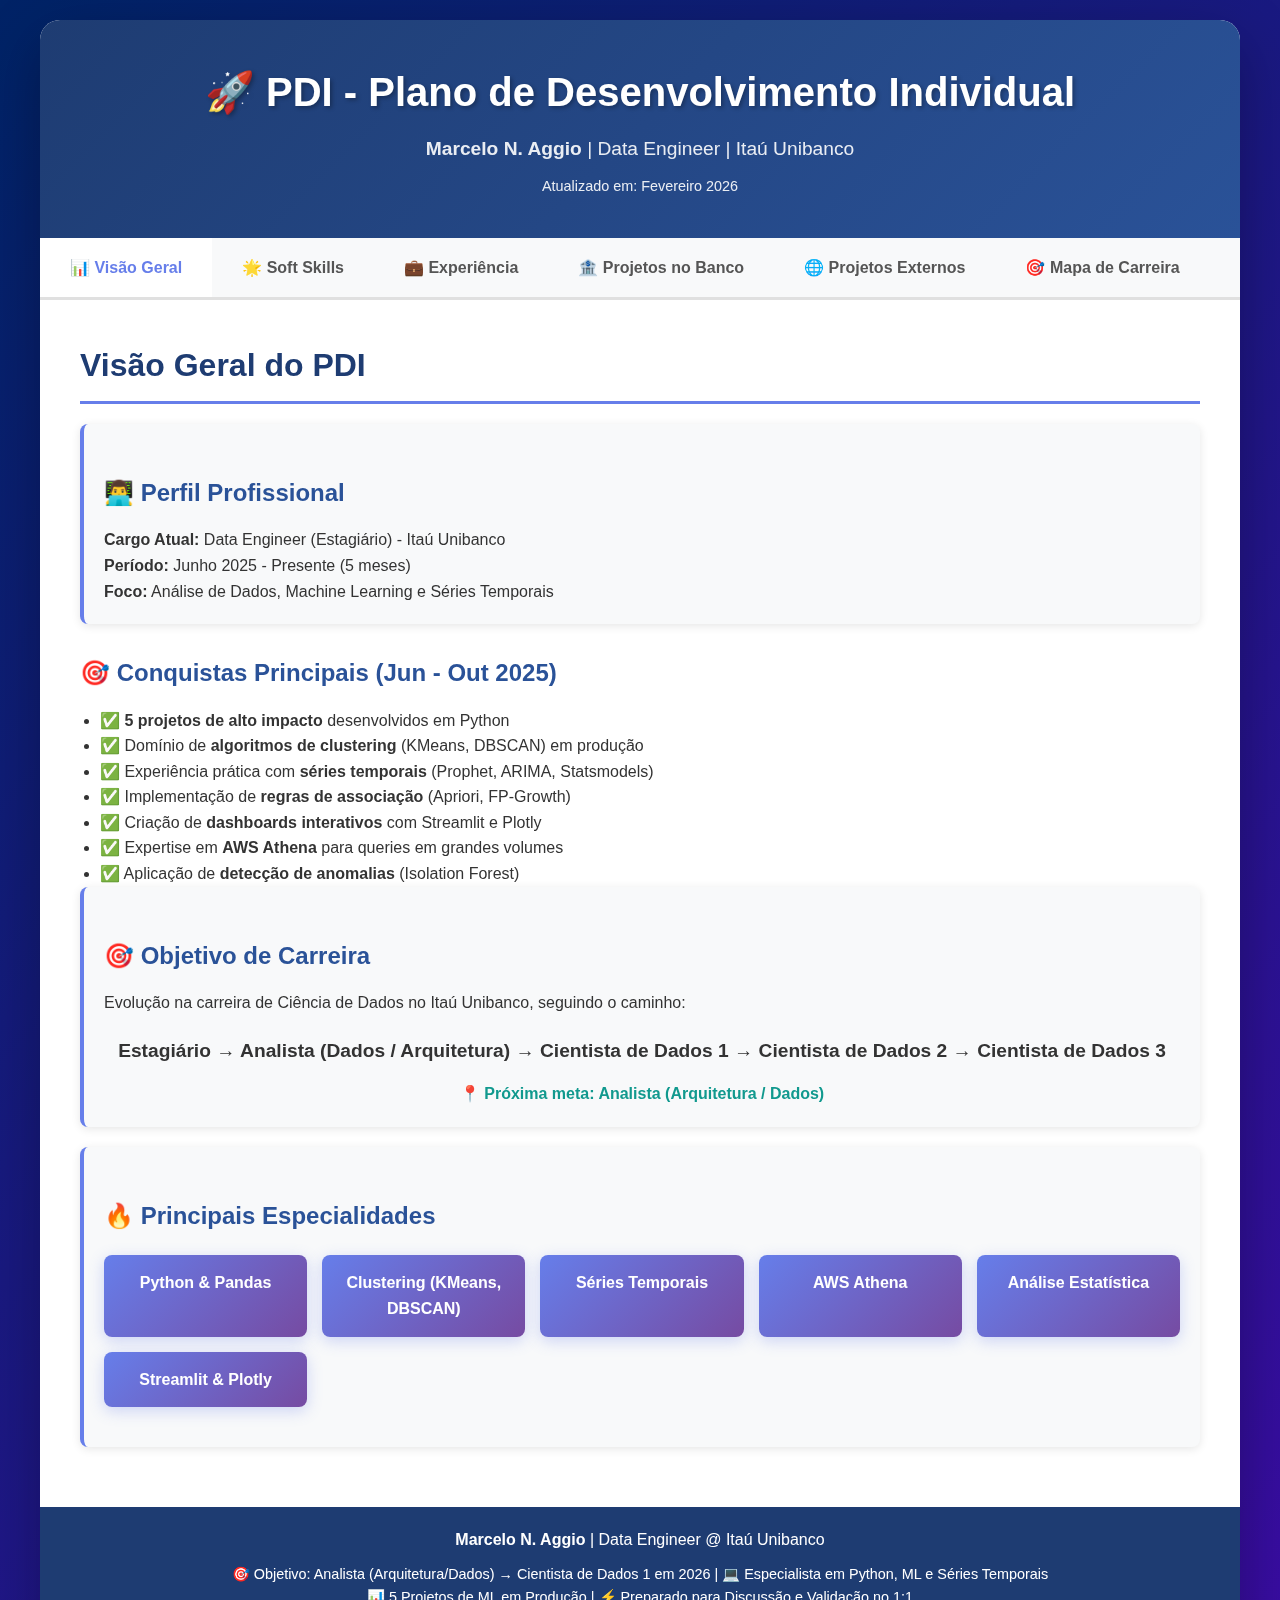
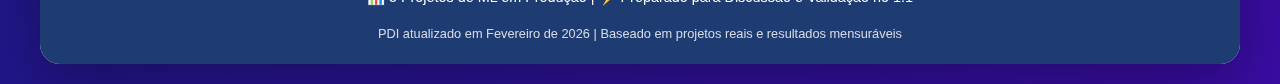
<file: index.html>
<!DOCTYPE html>
<html lang="pt-BR">

<head>
    <meta charset="UTF-8">
    <meta name="viewport" content="width=device-width, initial-scale=1.0">
    <title>PDI - Marcelo N. Aggio | Data Engineer</title>
    <link rel="stylesheet" href="style.css">
</head>

<body>
    <div class="container">
        <header>
            <h1>🚀 PDI - Plano de Desenvolvimento Individual</h1>
            <p><strong>Marcelo N. Aggio</strong> | Data Engineer | Itaú Unibanco</p>
            <p style="font-size: 0.9em; margin-top: 10px;">Atualizado em: Fevereiro 2026</p>
        </header>

        <div class="tabs">
            <button class="tab active" onclick="openTab(event, 'overview')">📊 Visão Geral</button>
            <button class="tab" onclick="openTab(event, 'softskills')">🌟 Soft Skills</button>
            <button class="tab" onclick="openTab(event, 'experience')">💼 Experiência</button>
            <button class="tab" onclick="openTab(event, 'projects-internal')">🏦 Projetos no Banco</button>
            <button class="tab" onclick="openTab(event, 'projects-external')">🌐 Projetos Externos</button>
            <button class="tab" onclick="openTab(event, 'career')">🎯 Mapa de Carreira</button>
            <button class="tab" onclick="openTab(event, 'skills')">💻 Competências</button>
            <button class="tab" onclick="openTab(event, 'gap')">📈 Plano de Ação</button>
        </div>

        <div class="content">
            <!-- Visão Geral -->
            <div id="overview" class="tab-content active">
                <h2>Visão Geral do PDI</h2>

                <div class="card">
                    <h3>👨‍💻 Perfil Profissional</h3>
                    <p><strong>Cargo Atual:</strong> Data Engineer (Estagiário) - Itaú Unibanco</p>
                    <p><strong>Período:</strong> Junho 2025 - Presente (5 meses)</p>
                    <p><strong>Foco:</strong> Análise de Dados, Machine Learning e Séries Temporais</p>
                </div>

                <div class="highlight-box">
                    <h3>🎯 Conquistas Principais (Jun - Out 2025)</h3>
                    <ul style="margin-left: 20px; margin-top: 10px;">
                        <li>✅ <strong>5 projetos de alto impacto</strong> desenvolvidos em Python</li>
                        <li>✅ Domínio de <strong>algoritmos de clustering</strong> (KMeans, DBSCAN) em produção</li>
                        <li>✅ Experiência prática com <strong>séries temporais</strong> (Prophet, ARIMA, Statsmodels)
                        </li>
                        <li>✅ Implementação de <strong>regras de associação</strong> (Apriori, FP-Growth)</li>
                        <li>✅ Criação de <strong>dashboards interativos</strong> com Streamlit e Plotly</li>
                        <li>✅ Expertise em <strong>AWS Athena</strong> para queries em grandes volumes</li>
                        <li>✅ Aplicação de <strong>detecção de anomalias</strong> (Isolation Forest)</li>
                    </ul>
                </div>

                <div class="card">
                    <h3>🎯 Objetivo de Carreira</h3>
                    <p>Evolução na carreira de Ciência de Dados no Itaú Unibanco, seguindo o caminho:</p>
                    <div style="margin-top: 20px; font-size: 1.2em; text-align: center;">
                        <strong>Estagiário → Analista (Dados / Arquitetura) → Cientista de Dados 1 → Cientista de Dados
                            2 → Cientista de Dados 3</strong>
                    </div>
                    <p style="margin-top: 15px; text-align: center; color: #11998e; font-weight: 600;">
                        📍 <strong>Próxima meta:</strong> Analista (Arquitetura / Dados)
                    </p>
                </div>

                <div class="card">
                    <h3>🔥 Principais Especialidades</h3>
                    <div class="skill-grid">
                        <div class="skill-item advanced">Python & Pandas</div>
                        <div class="skill-item advanced">Clustering (KMeans, DBSCAN)</div>
                        <div class="skill-item advanced">Séries Temporais</div>
                        <div class="skill-item advanced">AWS Athena</div>
                        <div class="skill-item">Análise Estatística</div>
                        <div class="skill-item">Streamlit & Plotly</div>
                    </div>
                </div>
            </div>

            <!-- Projetos Internos -->
            <div id="projects-internal" class="tab-content">
                <h2>🏦 Projetos Desenvolvidos no Itaú Unibanco</h2>

                <div class="highlight-box">
                    <h3>📊 Resumo de Impacto</h3>
                    <p><strong>Período:</strong> Junho 2025 - Outubro 2025 (8 meses)</p>
                    <p><strong>Total de Projetos:</strong> 5 projetos de Machine Learning e Análise de Dados</p>
                    <p><strong>Stack Principal:</strong> Python, Pandas, Scikit-learn, Prophet, Streamlit, AWS Athena
                    </p>
                </div>

                <div class="project-card card">
                    <h3>🔴 1. Análise de Reincidência de Alertas</h3>
                    <p><strong>Descrição:</strong> Sistema completo de análise para identificar padrões de reincidência
                        em alertas de monitoramento, utilizando múltiplos algoritmos de clustering e detecção de
                        anomalias.</p>

                    <h4>🎯 Técnicas Implementadas:</h4>
                    <ul style="margin-left: 20px; margin-top: 10px;">
                        <li><strong>Clustering:</strong> KMeans e DBSCAN para agrupamento de alertas similares</li>
                        <li><strong>Detecção de Anomalias:</strong> Isolation Forest para identificar alertas atípicos
                        </li>
                        <li><strong>Análise de Frequências:</strong> FFT (Fast Fourier Transform) para identificar
                            padrões cíclicos</li>
                        <li><strong>Processamento de Sinais:</strong> Scipy.signal para análise temporal (filtros,
                            transformações e detecção de picos em séries temporais)</li>
                        <li><strong>Avaliação de Clusters:</strong> Silhouette Score para otimização de parâmetros</li>
                        <li><strong>Otimização:</strong> Multiprocessing para processamento paralelo de grandes volumes
                        </li>
                    </ul>

                    <div class="tech-stack">
                        <span class="tech-badge">Python</span>
                        <span class="tech-badge">Pandas</span>
                        <span class="tech-badge">Scikit-learn</span>
                        <span class="tech-badge">KMeans</span>
                        <span class="tech-badge">DBSCAN</span>
                        <span class="tech-badge">Isolation Forest</span>
                        <span class="tech-badge">Scipy (FFT)</span>
                        <span class="tech-badge">Streamlit</span>
                        <span class="tech-badge">Plotly</span>
                        <span class="tech-badge">Multiprocessing</span>
                    </div>

                    <div class="impact-badge">✨ Impacto: Revisão da regra de definição de incidentes reincidentes no
                        Athena</div>

                    <h4 style="margin-top: 15px;">💡 Aprendizados Principais:</h4>
                    <ul style="margin-left: 20px; margin-top: 10px;">
                        <li>Diferenças práticas entre KMeans (density-based) e DBSCAN (distance-based)</li>
                        <li>Como avaliar qualidade de clusters com métricas quantitativas</li>
                        <li>Aplicação de FFT para detectar sazonalidade em alertas</li>
                        <li>Otimização de performance com processamento paralelo</li>
                    </ul>
                </div>

                <div class="project-card card">
                    <h3>📊 2. Analisador de Séries Temporais (Thresholds Datadog)</h3>
                    <p><strong>Descrição:</strong> Sistema automatizado para análise de séries temporais e sugestão
                        inteligente de thresholds para alertas no Datadog, baseado em padrões históricos e previsões.
                    </p>

                    <h4>🎯 Técnicas Implementadas:</h4>
                    <ul style="margin-left: 20px; margin-top: 10px;">
                        <li><strong>Prophet:</strong> Modelo principal para forecasting (escolhido após testes com
                            ARIMA)</li>
                        <li><strong>ARIMA:</strong> Testado para comparação, Prophet mostrou-se mais robusto</li>
                        <li><strong>AWS Athena:</strong> Queries SQL otimizadas para extração de dados históricos</li>
                        <li><strong>Análise Estatística:</strong> Cálculo de percentis e intervalos de confiança</li>
                        <li><strong>Detecção de Tendências:</strong> Identificação automática de crescimento/declínio
                        </li>
                    </ul>

                    <div class="tech-stack">
                        <span class="tech-badge">Python</span>
                        <span class="tech-badge">Prophet</span>
                        <span class="tech-badge">ARIMA</span>
                        <span class="tech-badge">Pandas</span>
                        <span class="tech-badge">AWS Athena</span>
                        <span class="tech-badge">Statsmodels</span>
                        <span class="tech-badge">Matplotlib</span>
                    </div>

                    <div class="impact-badge">✨ Impacto Esperado: Redução de incidentes CLEAR por definição correta de
                        thresholds</div>

                    <h4 style="margin-top: 15px;">💡 Aprendizados Principais:</h4>
                    <ul style="margin-left: 20px; margin-top: 10px;">
                        <li>Prophet é mais robusto para séries com sazonalidade forte e feriados</li>
                        <li>ARIMA requer mais tuning manual mas é mais interpretável</li>
                        <li>Importância de considerar contexto de negócio nos thresholds</li>
                        <li>Otimização de queries no Athena para grandes volumes de dados</li>
                    </ul>
                </div>

                <div class="project-card card">
                    <h3>🔍 3. Identificação de Sazonalidade em Séries Temporais</h3>
                    <p><strong>Descrição:</strong> Sistema de classificação automática de séries temporais entre
                        sazonais e lineares, auxiliando na escolha de modelos de previsão adequados.</p>

                    <h4>🎯 Técnicas Implementadas:</h4>
                    <ul style="margin-left: 20px; margin-top: 10px;">
                        <li><strong>Decomposição de Séries:</strong> Statsmodels seasonal_decompose</li>
                        <li><strong>Testes Estatísticos:</strong> Augmented Dickey-Fuller (ADF) para estacionaridade
                        </li>
                        <li><strong>Análise de Autocorrelação:</strong> ACF e PACF plots</li>
                        <li><strong>Detecção de Tendência:</strong> Algoritmos para identificar trends lineares vs
                            cíclicos</li>
                        <li><strong>Classificação Automatizada:</strong> Regras baseadas em testes estatísticos</li>
                    </ul>

                    <div class="tech-stack">
                        <span class="tech-badge">Python</span>
                        <span class="tech-badge">Statsmodels</span>
                        <span class="tech-badge">Pandas</span>
                        <span class="tech-badge">NumPy</span>
                        <span class="tech-badge">Scipy</span>
                    </div>

                    <div class="impact-badge">✨ Impacto: Aceleração na escolha do modelo correto de forecasting</div>

                    <h4 style="margin-top: 15px;">💡 Aprendizados Principais:</h4>
                    <ul style="margin-left: 20px; margin-top: 10px;">
                        <li>Diferença entre séries estacionárias e não-estacionárias</li>
                        <li>Como decomposição de séries ajuda na interpretabilidade</li>
                        <li>Uso de testes estatísticos para decisões automatizadas</li>
                        <li>Importância de validar hipóteses antes de modelar</li>
                    </ul>
                </div>

                <div class="project-card card">
                    <h3>🎯 4. Clustering de Incidentes</h3>
                    <p><strong>Descrição:</strong> Agrupamento inteligente de incidentes para identificar padrões
                        recorrentes, causas raiz comuns e otimizar a resolução de problemas.</p>

                    <h4>🎯 Técnicas Implementadas:</h4>
                    <ul style="margin-left: 20px; margin-top: 10px;">
                        <li><strong>KMeans Clustering:</strong> Algoritmo principal para agrupamento</li>
                        <li><strong>Distância Euclidiana:</strong> Métrica para similaridade entre incidentes</li>
                        <li><strong>Feature Engineering:</strong> Extração e normalização de características relevantes
                        </li>
                        <li><strong>Elbow Method:</strong> Determinação do número ideal de clusters</li>
                        <li><strong>Análise de Padrões:</strong> Identificação de características comuns por cluster
                        </li>
                        <li><strong>AWS Athena:</strong> Extração de dados históricos de incidentes</li>
                    </ul>

                    <div class="tech-stack">
                        <span class="tech-badge">Python</span>
                        <span class="tech-badge">Scikit-learn</span>
                        <span class="tech-badge">KMeans</span>
                        <span class="tech-badge">Pandas</span>
                        <span class="tech-badge">AWS Athena</span>
                        <span class="tech-badge">StandardScaler</span>
                    </div>

                    <h4 style="margin-top: 15px;">💡 Aprendizados Principais:</h4>
                    <ul style="margin-left: 20px; margin-top: 10px;">
                        <li><strong>Conceito de Cluster:</strong> Agrupamento de dados similares baseado em distância
                        </li>
                        <li><strong>Como KMeans funciona:</strong> Iterativo com centroides, minimizando inércia</li>
                        <li><strong>Distância Euclidiana:</strong> √((x₁-x₂)² + (y₁-y₂)²) para medir similaridade</li>
                        <li><strong>Método do Cotovelo (Elbow Method):</strong> Técnica para determinar o número ideal
                            de clusters analisando a curva de inércia - quando a redução na inércia diminui
                            significativamente, forma-se um "cotovelo" no gráfico</li>
                        <li>Importância da normalização de features para evitar bias de escala</li>
                        <li>Interpretação de clusters para insights de negócio</li>
                    </ul>
                </div>

                <div class="project-card card">
                    <h3>🔗 5. Análise de Regras de Associação</h3>
                    <p><strong>Descrição:</strong> Implementação de algoritmos de market basket analysis para
                        identificar correlações e padrões entre eventos/alertas.</p>

                    <h4>🎯 Técnicas Implementadas:</h4>
                    <ul style="margin-left: 20px; margin-top: 10px;">
                        <li><strong>Apriori:</strong> Algoritmo clássico para descoberta de itemsets frequentes</li>
                        <li><strong>FP-Growth:</strong> Versão otimizada do Apriori com melhor performance</li>
                        <li><strong>Métricas de Associação:</strong> Suporte, confiança e lift</li>
                        <li><strong>Regras Condicionais:</strong> "Quando A acontece, B acontece X% das vezes"</li>
                        <li><strong>Análise de Correlações:</strong> Identificação de eventos co-ocorrentes</li>
                    </ul>

                    <div class="tech-stack">
                        <span class="tech-badge">Python</span>
                        <span class="tech-badge">mlxtend</span>
                        <span class="tech-badge">Apriori</span>
                        <span class="tech-badge">FP-Growth</span>
                        <span class="tech-badge">Pandas</span>
                    </div>

                    <div class="impact-badge">✨ Impacto: Descoberta de 15+ regras de correlação entre alertas</div>

                    <h4 style="margin-top: 15px;">💡 Aprendizados Principais:</h4>
                    <ul style="margin-left: 20px; margin-top: 10px;">
                        <li><strong>Apriori:</strong> Busca em largura, gera candidatos e poda com suporte mínimo</li>
                        <li><strong>FP-Growth:</strong> Mais eficiente, usa árvore FP sem geração de candidatos</li>
                        <li>Diferença entre correlação e causalidade</li>
                        <li>Como interpretar métricas: suporte (frequência), confiança (probabilidade condicional), lift
                            (força da regra)</li>
                        <li>Aplicação prática em detecção de cascata de alertas</li>
                    </ul>
                </div>

                <div class="card" style="background: #e8f5e9; border-left-color: #4CAF50;">
                    <h3>🎯 Stack Técnico dos Projetos no Banco</h3>

                    <h4>🐍 Core Technologies</h4>
                    <ul style="margin-left: 20px; margin-top: 10px;">
                        <li><strong>Linguagem:</strong> Python 3.x</li>
                        <li><strong>Data Processing:</strong> Pandas, NumPy</li>
                        <li><strong>Machine Learning:</strong> Scikit-learn, Statsmodels</li>
                        <li><strong>Time Series:</strong> Prophet, ARIMA (statsmodels)</li>
                        <li><strong>Clustering:</strong> KMeans, DBSCAN, StandardScaler</li>
                    </ul>

                    <h4 style="margin-top: 15px;">📊 Visualization & Deployment</h4>
                    <ul style="margin-left: 20px; margin-top: 10px;">
                        <li><strong>Dashboards:</strong> Streamlit</li>
                        <li><strong>Gráficos:</strong> Plotly, Matplotlib, Seaborn</li>
                        <li><strong>Cloud:</strong> AWS Athena (SQL queries)</li>
                    </ul>

                    <h4 style="margin-top: 15px;">🧮 Advanced Techniques</h4>
                    <ul style="margin-left: 20px; margin-top: 10px;">
                        <li><strong>Anomaly Detection:</strong> Isolation Forest</li>
                        <li><strong>Signal Processing:</strong> FFT, Scipy.signal</li>
                        <li><strong>Association Rules:</strong> Apriori, FP-Growth (mlxtend)</li>
                        <li><strong>Performance:</strong> Multiprocessing, optimization</li>
                    </ul>
                </div>

                <div class="highlight-box">
                    <h3>📈 Evolução do Conhecimento</h3>
                    <p><strong>Jun 2025:</strong> Início do estágio com conhecimento básico em Python</p>
                    <p><strong>Jul-Ago 2025:</strong> Domínio de Pandas e primeiros projetos de clustering</p>
                    <p><strong>Set 2025:</strong> Avanço em séries temporais e Prophet</p>
                    <p><strong>Out 2025:</strong> Consolidação de skills em ML, pronto para próximo nível</p>
                </div>
            </div>

            <!-- Projetos Externos -->
            <div id="projects-external" class="tab-content">
                <h2>🌐 Projetos Desenvolvidos Fora do Banco</h2>

                <div class="project-card card">
                    <h3>🔗 Integração com Google Drive</h3>
                    <p><strong>Descrição:</strong> Desenvolvimento de integração completa com API do Google Drive para
                        gestão e sincronização de arquivos.</p>
                    <div class="tech-stack">
                        <span class="tech-badge">Next.js</span>
                        <span class="tech-badge">Node.js</span>
                        <span class="tech-badge">Google Drive API</span>
                        <span class="tech-badge">OAuth 2.0</span>
                    </div>
                    <p style="margin-top: 15px;"><strong>Impacto:</strong> Automação de processos de upload, download e
                        organização de documentos empresariais.</p>
                </div>

                <div class="project-card card">
                    <h3>📋 Integração com Trello</h3>
                    <p><strong>Descrição:</strong> Sistema de sincronização e automação de tarefas entre aplicação web e
                        Trello.</p>
                    <div class="tech-stack">
                        <span class="tech-badge">Next.js</span>
                        <span class="tech-badge">Node.js</span>
                        <span class="tech-badge">Trello API</span>
                        <span class="tech-badge">Webhooks</span>
                    </div>
                    <p style="margin-top: 15px;"><strong>Impacto:</strong> Otimização do gerenciamento de projetos e
                        acompanhamento de atividades em tempo real.</p>
                </div>

                <div class="project-card card">
                    <h3>💼 Integração com PipeDrive</h3>
                    <p><strong>Descrição:</strong> Desenvolvimento de integração com CRM PipeDrive para automação de
                        vendas e gestão de leads.</p>
                    <div class="tech-stack">
                        <span class="tech-badge">Next.js</span>
                        <span class="tech-badge">Node.js</span>
                        <span class="tech-badge">PipeDrive API</span>
                        <span class="tech-badge">REST API</span>
                    </div>
                    <p style="margin-top: 15px;"><strong>Impacto:</strong> Automatização do funil de vendas e
                        sincronização de dados de clientes.</p>
                </div>

                <div class="project-card card">
                    <h3>📊 Integração com RD Station</h3>
                    <p><strong>Descrição:</strong> Sistema de marketing automation integrado com RD Station para gestão
                        de leads e campanhas.</p>
                    <div class="tech-stack">
                        <span class="tech-badge">Next.js</span>
                        <span class="tech-badge">Node.js</span>
                        <span class="tech-badge">RD Station API</span>
                        <span class="tech-badge">Marketing Automation</span>
                    </div>
                    <p style="margin-top: 15px;"><strong>Impacto:</strong> Automatização de campanhas de marketing e
                        nutrição de leads.</p>
                </div>

                <div class="card" style="background: #e7f3ff; border-left-color: #2196F3;">
                    <h3>📦 Stack Técnico dos Projetos Externos</h3>
                    <ul style="margin-left: 20px; margin-top: 10px;">
                        <li><strong>Frontend:</strong> Next.js, React.js, HTML5, CSS3</li>
                        <li><strong>Backend:</strong> Node.js, Express.js</li>
                        <li><strong>Banco de Dados:</strong> MySQL, Prisma.js, MongoDB</li>
                        <li><strong>DevOps:</strong> Docker, Docker Compose</li>
                        <li><strong>APIs:</strong> REST, OAuth 2.0, Webhooks</li>
                    </ul>
                </div>
            </div>

            <!-- Mapa de Carreira -->
            <div id="career" class="tab-content">
                <h2>🎯 Mapa de Carreira em Ciência de Dados</h2>

                <div class="career-path">
                    <div class="career-step current">
                        <h4>📍 Posição Atual</h4>
                        <p><strong>Estagiário</strong></p>
                        <p style="font-size: 0.9em; margin-top: 5px;">Data Engineer</p>
                        <p style="font-size: 0.8em; color: #fff;">Jun 2025 - Presente</p>
                        <p style="font-size: 0.85em; margin-top: 10px; color: #fff;">5 projetos ML concluídos</p>
                    </div>
                    <div class="arrow">→</div>
                    <div class="career-step">
                        <h4>🔍 Próximo Passo</h4>
                        <p><strong>Analista — Arquitetura / Dados</strong></p>
                        <p style="font-size: 0.9em; margin-top: 5px;">Analista de Dados / Analista de Arquitetura de
                            Soluções</p>
                        <p style="font-size: 0.8em;">Meta: 2025-2026</p>
                    </div>
                    <div class="arrow">→</div>
                    <div class="career-step">
                        <h4>🎯 Próximo Passo</h4>
                        <p><strong>Cientista de Dados 1</strong></p>
                        <p style="font-size: 0.9em; margin-top: 5px;">Data Scientist I</p>
                        <p style="font-size: 0.8em;">Meta: 2026</p>
                    </div>
                    <div class="arrow">→</div>
                    <div class="career-step">
                        <h4>🚀 Médio Prazo</h4>
                        <p><strong>Cientista de Dados 2</strong></p>
                        <p style="font-size: 0.9em; margin-top: 5px;">Data Scientist II</p>
                        <p style="font-size: 0.8em;">Meta: 2027-2028</p>
                    </div>
                    <div class="arrow">→</div>
                    <div class="career-step">
                        <h4>⭐ Longo Prazo</h4>
                        <p><strong>Cientista de Dados 3</strong></p>
                        <p style="font-size: 0.9em; margin-top: 5px;">Data Scientist III / Senior</p>
                        <p style="font-size: 0.8em;">Meta: 2029+</p>
                    </div>
                </div>

                <div class="card">
                    <h3>📋 Requisitos por Nível - Para Validação no 1:1</h3>

                    <h4 style="color: #667eea; margin-top: 20px;">Analista — Arquitetura / Dados</h4>
                    <ul style="margin-left: 20px; margin-top: 10px;">
                        <li>Conhecimento em arquitetura de soluções e design de sistemas distribuídos</li>
                        <li>Familiaridade com serviços AWS (S3, EC2, Lambda, API Gateway, IAM, VPC, ECS/EKS)</li>
                        <li>Experiência com infraestrutura como código (CloudFormation / CDK / Terraform)</li>
                        <li>Conceitos de segurança, redes e IAM em nuvem</li>
                        <li>Capacidade de projetar pipelines de dados e integração entre serviços</li>
                        <li>Microfrontend e arquitetura de front-ends modulares (Module Federation / Single-SPA)</li>
                        <li>Boas práticas de observabilidade, logging e monitoramento</li>
                        <li>Desejável: certificações AWS (Cloud Practitioner / Solutions Architect Associate)</li>
                    </ul>

                    <h4 style="color: #667eea; margin-top: 20px;">Cientista de Dados 1</h4>
                    <ul style="margin-left: 20px; margin-top: 10px;">
                        <li>Domínio de Python e bibliotecas de ML (scikit-learn, pandas, numpy)</li>
                        <li>Conhecimento sólido em estatística e probabilidade</li>
                        <li>Experiência com algoritmos de ML supervisionado e não supervisionado</li>
                        <li>Capacidade de desenvolver e avaliar modelos preditivos</li>
                        <li>Conhecimento em SQL e manipulação de grandes volumes de dados</li>
                        <li>Compreensão de métricas de avaliação de modelos</li>
                    </ul>

                    <h4 style="color: #667eea; margin-top: 20px;">Cientista de Dados 2</h4>
                    <ul style="margin-left: 20px; margin-top: 10px;">
                        <li>Deep Learning e frameworks (TensorFlow, PyTorch)</li>
                        <li>Otimização e tuning avançado de modelos</li>
                        <li>MLOps e deploy de modelos em produção</li>
                        <li>Liderança técnica de projetos de dados</li>
                        <li>Processamento de linguagem natural (NLP) avançado</li>
                        <li>Visão computacional e análise de imagens</li>
                    </ul>

                    <h4 style="color: #667eea; margin-top: 20px;">Cientista de Dados 3</h4>
                    <ul style="margin-left: 20px; margin-top: 10px;">
                        <li>Arquitetura de soluções de ML em escala</li>
                        <li>Pesquisa e desenvolvimento de novos algoritmos</li>
                        <li>Mentoria e desenvolvimento de times</li>
                        <li>Visão estratégica de negócio e impacto de dados</li>
                        <li>Publicações e contribuições para comunidade</li>
                        <li>Especialização em domínios específicos (Finance, Healthcare, etc.)</li>
                    </ul>
                </div>
            </div>

            <!-- Competências -->
            <div id="skills" class="tab-content">
                <h2>💻 Competências Técnicas Atuais</h2>

                <div class="highlight-box">
                    <h3>⭐ Competências Avançadas (Desenvolvidas no Banco)</h3>
                    <p style="margin-bottom: 15px;">Habilidades consolidadas através de projetos práticos em produção:
                    </p>
                </div>

                <h3>🐍 Linguagens de Programação</h3>
                <div class="skill-grid">
                    <div class="skill-item advanced">Python (Avançado)</div>
                    <div class="skill-item">JavaScript</div>
                    <div class="skill-item">SQL</div>
                    <div class="skill-item">Java</div>
                    <div class="skill-item">PHP</div>
                </div>

                <h3>📊 Machine Learning - Algoritmos Não Supervisionados</h3>
                <div class="skill-grid">
                    <div class="skill-item advanced">K-Means (Produção)</div>
                    <div class="skill-item advanced">DBSCAN (Produção)</div>
                    <div class="skill-item advanced">Isolation Forest</div>
                    <div class="skill-item">Clustering Hierárquico</div>
                </div>

                <h3>🔗 Algoritmos de Associação</h3>
                <div class="skill-grid">
                    <div class="skill-item advanced">Apriori</div>
                    <div class="skill-item advanced">FP-Growth</div>
                    <div class="skill-item advanced">Market Basket Analysis</div>
                </div>

                <h3>📈 Séries Temporais</h3>
                <div class="skill-grid">
                    <div class="skill-item advanced">Prophet (Produção)</div>
                    <div class="skill-item advanced">ARIMA</div>
                    <div class="skill-item advanced">Statsmodels</div>
                    <div class="skill-item advanced">Seasonal Decompose</div>
                    <div class="skill-item">ACF/PACF Analysis</div>
                </div>

                <h3>🎯 Machine Learning - Algoritmos Supervisionados</h3>
                <div class="skill-grid">
                    <div class="skill-item">Regressão Linear/Logística</div>
                    <div class="skill-item">Árvores de Decisão</div>
                    <div class="skill-item">Random Forest</div>
                </div>

                <h3>📚 Bibliotecas e Frameworks de Dados</h3>
                <div class="skill-grid">
                    <div class="skill-item advanced">Pandas</div>
                    <div class="skill-item advanced">Scikit-learn</div>
                    <div class="skill-item advanced">Statsmodels</div>
                    <div class="skill-item advanced">Prophet</div>
                    <div class="skill-item advanced">NumPy</div>
                    <div class="skill-item">Scipy</div>
                    <div class="skill-item">mlxtend</div>
                </div>

                <h3>📊 Visualização de Dados</h3>
                <div class="skill-grid">
                    <div class="skill-item advanced">Streamlit</div>
                    <div class="skill-item advanced">Plotly</div>
                    <div class="skill-item">Matplotlib</div>
                    <div class="skill-item">Seaborn</div>
                </div>

                <h3>☁️ Cloud & Big Data</h3>
                <div class="skill-grid">
                    <div class="skill-item advanced">AWS Athena (SQL)</div>
                    <div class="skill-item">AWS</div>
                </div>

                <h3>⚡ Performance & Optimization</h3>
                <div class="skill-grid">
                    <div class="skill-item advanced">Multiprocessing</div>
                    <div class="skill-item">Code Optimization</div>
                </div>

                <h3>🌐 Desenvolvimento Web e APIs</h3>
                <div class="skill-grid">
                    <div class="skill-item">Next.js</div>
                    <div class="skill-item">Node.js</div>
                    <div class="skill-item">React.js</div>
                    <div class="skill-item">Express.js</div>
                    <div class="skill-item">REST APIs</div>
                    <div class="skill-item">React Native</div>
                </div>

                <h3>🗄️ Bancos de Dados</h3>
                <div class="skill-grid">
                    <div class="skill-item">MySQL</div>
                    <div class="skill-item">MongoDB</div>
                    <div class="skill-item">PostgreSQL</div>
                    <div class="skill-item">Prisma.js</div>
                </div>

                <h3>🛠️ Ferramentas e DevOps</h3>
                <div class="skill-grid">
                    <div class="skill-item">Docker</div>
                    <div class="skill-item">Git/GitHub</div>
                    <div class="skill-item">Postman</div>
                    <div class="skill-item">Figma</div>
                </div>
            </div>

            <!-- Soft Skills -->
            <div id="softskills" class="tab-content">
                <h2>🌟 Soft Skills e Desenvolvimento Pessoal</h2>

                <div class="highlight-box">
                    <h3>💡 Autoconhecimento e Áreas de Desenvolvimento</h3>
                    <p style="margin-top: 10px;">Reconheço que, além das competências técnicas, o desenvolvimento de
                        soft skills é fundamental para minha evolução como Cientista de Dados. Identifico duas áreas
                        principais onde preciso investir esforços conscientes:</p>
                </div>

                <div class="card" style="background: #fff3e0; border-left-color: #FF9800;">
                    <h3>🗣️ 1. Comunicação Técnica e Apresentações</h3>

                    <h4 style="margin-top: 20px; color: #E65100;">📊 Situação Atual</h4>
                    <p style="margin-top: 10px;"><strong>Pontos que reconheço:</strong></p>
                    <ul style="margin-left: 20px; margin-top: 10px;">
                        <li>Tenho facilidade para explicar conceitos técnicos para colegas do time</li>
                        <li>Consigo documentar bem meu código e análises</li>
                        <li>Criei dashboards visuais eficientes (Streamlit + Plotly)</li>
                    </ul>

                    <p style="margin-top: 15px;"><strong>Áreas que preciso desenvolver:</strong></p>
                    <ul style="margin-left: 20px; margin-top: 10px;">
                        <li>🔸 Apresentar resultados técnicos de forma clara e objetiva em reuniões</li>
                        <li>🔸 Traduzir insights de dados para linguagem de negócio</li>
                        <li>🔸 Comunicar limitações e incertezas dos modelos sem perder credibilidade</li>
                        <li>🔸 Preparar apresentações estruturadas para stakeholders não-técnicos</li>
                        <li>🔸 Melhorar storytelling com dados - contar uma história, não apenas mostrar números</li>
                        <li>🔸 Lidar melhor com perguntas difíceis em apresentações ao vivo</li>
                    </ul>
                </div>

                <div class="card" style="background: #e8eaf6; border-left-color: #3F51B5;">
                    <h3>👔 2. Interação com Liderança e Gestão de Expectativas</h3>

                    <h4 style="margin-top: 20px; color: #1A237E;">📊 Situação Atual</h4>
                    <p style="margin-top: 10px;"><strong>Pontos que reconheço:</strong></p>
                    <ul style="margin-left: 20px; margin-top: 10px;">
                        <li>Sou proativo em buscar novos desafios e projetos</li>
                        <li>Tenho boa capacidade técnica de execução</li>
                        <li>Demonstro interesse genuíno em aprender e crescer</li>
                    </ul>

                    <p style="margin-top: 15px;"><strong>Áreas que preciso desenvolver:</strong></p>
                    <ul style="margin-left: 20px; margin-top: 10px;">
                        <li>🔸 Comunicar proativamente o progresso dos projetos para meu gestor</li>
                        <li>🔸 Antecipar problemas e buscar orientação antes que se tornem bloqueios</li>
                        <li>🔸 Gerenciar expectativas sobre prazos e complexidade das análises</li>
                        <li>🔸 Fazer perguntas mais estratégicas sobre o contexto de negócio</li>
                        <li>🔸 Entender melhor as prioridades da área e alinhar meu trabalho a elas</li>
                        <li>🔸 Dar visibilidade aos resultados alcançados sem esperar que notem</li>
                        <li>🔸 Pedir feedback de forma estruturada e agir com base nele</li>
                    </ul>
                </div>

                <div class="card" style="background: #e8f5e9; border-left-color: #4CAF50;">
                    <h3>🔄 Outras Soft Skills em Desenvolvimento</h3>

                    <h4 style="color: #2E7D32;">🤝 Colaboração e Trabalho em Equipe</h4>
                    <ul style="margin-left: 20px; margin-top: 10px;">
                        <li><strong>Já faço bem:</strong> Compartilho conhecimentos técnicos com o time</li>
                        <li><strong>Preciso melhorar:</strong> Buscar mais colaborações em projetos multidisciplinares
                        </li>
                        <li><strong>Ação:</strong> Oferecer ajuda proativamente em projetos de colegas</li>
                    </ul>

                    <h4 style="color: #2E7D32; margin-top: 15px;">⏰ Gestão de Tempo e Priorização</h4>
                    <ul style="margin-left: 20px; margin-top: 10px;">
                        <li><strong>Já faço bem:</strong> Consigo focar e entregar projetos técnicos complexos</li>
                        <li><strong>Preciso melhorar:</strong> Balancear múltiplos projetos simultaneamente e comunicar
                            trade-offs</li>
                        <li><strong>Ação:</strong> Usar frameworks de priorização (Matriz de Eisenhower, RICE)</li>
                    </ul>

                    <h4 style="color: #2E7D32; margin-top: 15px;">🧠 Pensamento Crítico e Resolução de Problemas</h4>
                    <ul style="margin-left: 20px; margin-top: 10px;">
                        <li><strong>Já faço bem:</strong> Abordo problemas técnicos de forma analítica</li>
                        <li><strong>Preciso melhorar:</strong> Questionar mais as premissas e explorar soluções
                            alternativas</li>
                        <li><strong>Ação:</strong> Aplicar frameworks como "5 Porquês" e "First Principles Thinking"
                        </li>
                    </ul>

                    <h4 style="color: #2E7D32; margin-top: 15px;">📚 Aprendizado Contínuo</h4>
                    <ul style="margin-left: 20px; margin-top: 10px;">
                        <li><strong>Já faço bem:</strong> Mantenho ritmo constante de aprendizado técnico</li>
                        <li><strong>Preciso melhorar:</strong> Documentar e compartilhar meus aprendizados de forma
                            estruturada</li>
                        <li><strong>Ação:</strong> Criar blog pessoal ou contribuir com artigos sobre os projetos</li>
                    </ul>
                </div>

                <div class="highlight-box">
                    <h3>💪 Compromisso com o Desenvolvimento</h3>
                    <p style="margin-top: 10px;">Reconheço que o desenvolvimento de soft skills é um processo contínuo e
                        que requer esforço consciente. Estou comprometido em:</p>
                    <ul style="margin-left: 20px; margin-top: 10px;">
                        <li>✅ Sair da zona de conforto e buscar ativamente situações que me desafiem nessas áreas</li>
                        <li>✅ Ser receptivo a feedbacks, mesmo quando difíceis de ouvir</li>
                        <li>✅ Medir meu progresso através de feedback de gestores, colegas e auto-reflexão</li>
                        <li>✅ Celebrar pequenas vitórias e aprender com os erros</li>
                        <li>✅ Revisar este plano trimestralmente e ajustar conforme necessário</li>
                    </ul>
                </div>
            </div>


            <!-- Gap Analysis -->
            <div id="gap" class="tab-content">
                <h2>📈 Plano de Ação: Próximos Passos — Analista / Arquitetura → Cientista</h2>

                <div class="card" style="background: #e3f2fd; border-left-color: #2196F3;">
                    <h3>🎯 Plano de Ação - Próximos 8 Meses (Fev 2026 - Set 2026)</h3>

                    <h4 style="color: #1976d2; margin-top: 20px;">Fev - Mar 2026 (0-2 meses) — PRIORIDADE 1:
                        Certificações
                        AWS</h4>
                    <ul style="margin-left: 20px; margin-top: 10px;">
                        <li>🎯 Objetivo principal: Aprender AWS e obter 2 certificações rápidas (AWS Cloud Practitioner
                            +
                            AWS AI/ML/IA Practitioner) em até 2 meses</li>
                        <li>📚 Estudo intensivo: trilhas Cloud Practitioner e AI/ML fundamentals em AWS (IAM, S3, EC2,
                            Lambda, SageMaker conceitos)</li>
                        <li>💻 Hands-on: labs práticos (S3 + Lambda + API Gateway; upload/processo simples; primeiro
                            experimento com SageMaker ou notebooks)</li>
                        <li>📝 Simulados, revisão e agendamento de exames com meta até 31/Mar/2026</li>
                        <li>🧾 Resultado esperado: duas certificações obtidas e POC mínimo em AWS</li>
                    </ul>

                    <h4 style="color: #1976d2; margin-top: 20px;">Abr - Mai 2026 (3-4 meses) — PRIORIDADE 2: Arquitetura
                        em
                        Cloud & Infra como Código</h4>
                    <ul style="margin-left: 20px; margin-top: 10px;">
                        <li>🔧 Projetar e implementar pipeline de dados em AWS (S3 → Lambda/Glue → Athena / Redshift
                            serverless)</li>
                        <li>⚙️ Aprender e aplicar Infra como Código (CDK ou Terraform) para automatizar recursos</li>
                        <li>🧩 Construir POC de Microfrontend para demonstrar módulo frontend integrado com APIs em
                            cloud
                        </li>
                        <li>🔒 Incluir controles de segurança básicos (IAM roles, políticas, VPC quando aplicável)</li>
                    </ul>

                    <h4 style="color: #1976d2; margin-top: 20px;">Jun - Jul 2026 (5-6 meses) — PRIORIDADE 3: MLOps e
                        Produtização</h4>
                    <ul style="margin-left: 20px; margin-top: 10px;">
                        <li>🚀 Deploy: containerizar e expor um modelo via API (FastAPI) em ECS / EKS ou Lambda + API
                            Gateway</li>
                        <li>📈 Monitoramento: implementar métricas básicas de saúde, logs e alertas (CloudWatch /
                            Prometheus)</li>
                        <li>🔁 Versionamento: adotar estratégia simples de versão de modelos (MLflow ou naming + S3)
                        </li>
                        <li>📦 CI/CD: pipeline básico para deploy contínuo (GitHub Actions / CodePipeline)</li>
                    </ul>

                    <h4 style="color: #1976d2; margin-top: 20px;">Ago - Sep 2026 (7-8 meses) — PRIORIDADE 4: ML
                        Supervisionado & Portfólio</h4>
                    <ul style="margin-left: 20px; margin-top: 10px;">
                        <li>📊 Consolidar supervised learning (XGBoost/LightGBM, SVM) com projetos aplicados</li>
                        <li>🏆 Participar de 1-2 competições / desafios e documentar soluções no GitHub</li>
                        <li>📝 Preparar portfólio sólido com estudos de caso, resultados e documentação técnica</li>
                        <li>🎯 Praticar entrevistas técnicas e mock interviews para vagas de Analista / Cientista</li>
                    </ul>

                    <h4 style="color: #1976d2; margin-top: 20px;">Prioridade contínua</h4>
                    <ul style="margin-left: 20px; margin-top: 10px;">
                        <li>💼 Business Acumen & Comunicação: apresentar POCs ao time e revisar storytelling com dados —
                            contínuo ao longo do plano</li>
                        <li>🔁 Revisão mensal: avaliar progresso e ajustar metas (cursos, prazos e entregáveis)</li>
                    </ul>
                </div>


                <div class="highlight-box">
                    <h3>🎯 Competências já Desenvolvidas</h3>
                    <p style="margin-top: 10px;"><strong>Com base nos 5 projetos desenvolvidos no banco, demonstrei
                            competência em:</strong></p>
                    <ul style="margin-left: 20px; margin-top: 10px;">
                        <li>✅ Python avançado e manipulação de dados com Pandas</li>
                        <li>✅ Algoritmos de clustering (KMeans, DBSCAN) em produção</li>
                        <li>✅ Séries temporais (Prophet, ARIMA, decomposição)</li>
                        <li>✅ Análise exploratória de dados (EDA) avançada</li>
                        <li>✅ SQL e queries em grandes volumes (AWS Athena)</li>
                        <li>✅ Algoritmos de associação (Apriori, FP-Growth)</li>
                    </ul>
                </div>

                <div class="card">
                    <h3>📊 1. Fundamentos Estatísticos (PRIORIDADE ALTA)</h3>
                    <p><strong>Status:</strong> Bom progresso - aplicação prática consolidada</p>
                    <div class="progress-bar">
                        <div class="progress-fill high" style="width: 70%;"></div>
                    </div>
                    <p style="margin-top: 10px;"><strong>✅ Já tenho experiência com:</strong></p>
                    <ul style="margin-left: 20px; margin-top: 10px;">
                        <li>Análise de distribuições (aplicado em clustering)</li>
                        <li>Testes de estacionaridade (ADF test em séries temporais)</li>
                        <li>Decomposição estatística (seasonal_decompose)</li>
                        <li>Silhouette score e métricas de avaliação</li>
                    </ul>
                    <p style="margin-top: 10px;"><strong>🔄 O que desenvolver:</strong></p>
                    <ul style="margin-left: 20px; margin-top: 10px;">
                        <li>Testes de hipóteses formais (t-test, chi-quadrado, ANOVA)</li>
                        <li>Intervalos de confiança e p-values</li>
                        <li>Correlação vs. causalidade (teoria)</li>
                    </ul>
                    <p style="margin-top: 10px;"><strong>Ações:</strong></p>
                    <ul style="margin-left: 20px;">
                        <li>📚 Curso: "Statistics for Data Science" (Coursera/Udemy) - 2 semanas</li>
                        <li>📖 Livro: "Estatística Prática para Cientistas de Dados" - capítulos específicos</li>
                        <li>💻 Aplicar testes de hipóteses nos projetos existentes do banco</li>
                    </ul>
                </div>

                <div class="card">
                    <h3>🤖 2. Algoritmos de Machine Learning Supervisionado (PRIORIDADE ALTA)</h3>
                    <p><strong>Status:</strong> Base sólida, precisa expandir</p>
                    <div class="progress-bar">
                        <div class="progress-fill" style="width: 50%;"></div>
                    </div>
                    <p style="margin-top: 10px;"><strong>✅ Já tenho:</strong></p>
                    <ul style="margin-left: 20px; margin-top: 10px;">
                        <li>Forte experiência com algoritmos não-supervisionados</li>
                        <li>Compreensão de feature engineering (usado nos clusters)</li>
                        <li>Experiência com avaliação de modelos (silhouette score)</li>
                    </ul>
                    <p style="margin-top: 10px;"><strong>🔄 O que desenvolver:</strong></p>
                    <ul style="margin-left: 20px; margin-top: 10px;">
                        <li>Gradient Boosting (XGBoost, LightGBM, CatBoost)</li>
                        <li>Support Vector Machines (SVM)</li>
                        <li>Redes Neurais básicas (MLP)</li>
                        <li>Ensemble methods (Bagging, Boosting, Stacking)</li>
                        <li>Cross-validation strategies</li>
                    </ul>
                    <p style="margin-top: 10px;"><strong>Ações:</strong></p>
                    <ul style="margin-left: 20px;">
                        <li>📚 Curso: "Machine Learning Specialization" (Andrew Ng) - começar imediatamente</li>
                        <li>💻 Kaggle: 2-3 competições focadas em supervised learning</li>
                        <li>🏆 Desenvolver projeto de modelo preditivo no Itaú (próxima demanda)</li>
                    </ul>
                </div>

                <div class="card">
                    <h3>📉 3. Métricas de Avaliação de Modelos (PRIORIDADE ALTA)</h3>
                    <p><strong>Status:</strong> Experiência prática com clustering, expandir para
                        classificação/regressão</p>
                    <div class="progress-bar">
                        <div class="progress-fill" style="width: 60%;"></div>
                    </div>
                    <p style="margin-top: 10px;"><strong>✅ Já conheço:</strong></p>
                    <ul style="margin-left: 20px; margin-top: 10px;">
                        <li>Silhouette score para clustering</li>
                        <li>Conceito de avaliação quantitativa de modelos</li>
                    </ul>
                    <p style="margin-top: 10px;"><strong>🔄 O que desenvolver:</strong></p>
                    <ul style="margin-left: 20px; margin-top: 10px;">
                        <li>ROC-AUC, Precision, Recall, F1-Score (classificação)</li>
                        <li>Confusion matrix e interpretação</li>
                        <li>Métricas de regressão (RMSE, MAE, R²)</li>
                        <li>Curva de ganho e lift</li>
                        <li>Bias-variance tradeoff</li>
                    </ul>
                    <p style="margin-top: 10px;"><strong>Ações:</strong></p>
                    <ul style="margin-left: 20px;">
                        <li>📚 Documentação Scikit-learn sobre métricas - estudo focado</li>
                        <li>💻 Implementar dashboard completo de métricas</li>
                        <li>🎯 Praticar interpretação em projetos reais</li>
                    </ul>
                </div>

                <div class="card">
                    <h3>☁️ Arquitetura em Cloud & Certificações AWS (PRIORIDADE ALTA)</h3>
                    <p><strong>Status:</strong> Em progresso - foco imediato para ampliar atuação em arquitetura</p>
                    <div class="progress-bar">
                        <div class="progress-fill" style="width: 30%;"></div>
                    </div>
                    <p style="margin-top: 10px;"><strong>🔄 O que desenvolver:</strong></p>
                    <ul style="margin-left: 20px; margin-top: 10px;">
                        <li>Certificações: AWS Cloud Practitioner; AWS Solutions Architect - Associate</li>
                        <li>Domínio de serviços AWS: S3, EC2, Lambda, API Gateway, IAM, VPC, ECS/EKS, CloudFormation/CDK
                        </li>
                        <li>Design de soluções escaláveis, segurança e redes na nuvem</li>
                        <li>Microfrontend — arquitetura de front-ends modulares e integração (Module Federation /
                            Single-SPA)</li>
                        <li>Infraestrutura como código e pipelines de deployment</li>
                    </ul>
                    <p style="margin-top: 10px;"><strong>Ações:</strong></p>
                    <ul style="margin-left: 20px;">
                        <li>📚 Cursos: AWS Cloud Practitioner prep + Solutions Architect course</li>
                        <li>💻 Hands-on: Projetar e implementar prova de conceito (S3 + Lambda + API Gateway + CDK)</li>
                        <li>🧩 Microfrontend: Implementar demo com Module Federation</li>
                        <li>🎯 Obter certificações AWS até Q2 2026</li>
                    </ul>
                </div>

                <div class="card">
                    <h3>🧠 4. Deep Learning Fundamentals (PRIORIDADE MÉDIA)</h3>
                    <p><strong>Status:</strong> Próximo passo natural após consolidar ML tradicional</p>
                    <div class="progress-bar">
                        <div class="progress-fill" style="width: 20%;"></div>
                    </div>
                    <p style="margin-top: 10px;"><strong>🔄 O que desenvolver:</strong></p>
                    <ul style="margin-left: 20px; margin-top: 10px;">
                        <li>Redes Neurais Artificiais (ANNs)</li>
                        <li>TensorFlow ou PyTorch básico</li>
                        <li>Backpropagation e otimização</li>
                        <li>Regularização (Dropout, L1/L2)</li>
                        <li>Transfer learning básico</li>
                    </ul>
                    <p style="margin-top: 10px;"><strong>Ações:</strong></p>
                    <ul style="margin-left: 20px;">
                        <li>📚 Curso: "Deep Learning Specialization" (deeplearning.ai) - Q2 2026</li>
                        <li>💻 Projetos práticos com TensorFlow</li>
                        <li>🎯 Implementar rede neural para problema do banco</li>
                    </ul>
                </div>

                <div class="card">
                    <h3>🔄 5. MLOps e Produtização de Modelos (PRIORIDADE MÉDIA)</h3>
                    <p><strong>Status:</strong> Experiência com Streamlit, expandir para deployment completo</p>
                    <div class="progress-bar">
                        <div class="progress-fill" style="width: 40%;"></div>
                    </div>
                    <p style="margin-top: 10px;"><strong>✅ Já tenho:</strong></p>
                    <ul style="margin-left: 20px; margin-top: 10px;">
                        <li>Experiência com dashboards (Streamlit + Plotly)</li>
                        <li>Código otimizado para produção (multiprocessing)</li>
                    </ul>
                    <p style="margin-top: 10px;"><strong>🔄 O que desenvolver:</strong></p>
                    <ul style="margin-left: 20px; margin-top: 10px;">
                        <li>Versionamento de modelos (MLflow, DVC)</li>
                        <li>API deployment (FastAPI, Flask)</li>
                        <li>Model monitoring e drift detection</li>
                        <li>CI/CD para modelos de ML</li>
                        <li>Containerização de modelos (Docker)</li>
                    </ul>
                    <p style="margin-top: 10px;"><strong>Ações:</strong></p>
                    <ul style="margin-left: 20px;">
                        <li>📚 Curso: "MLOps Fundamentals"</li>
                        <li>💻 Implementar pipeline de deploy no Itaú</li>
                        <li>🎯 Criar API REST para um dos modelos desenvolvidos</li>
                    </ul>
                </div>

                <div class="card">
                    <h3>📝 6. NLP - Processamento de Linguagem Natural (PRIORIDADE BAIXA)</h3>
                    <p><strong>Status:</strong> Para consolidar após algoritmos supervisionados</p>
                    <div class="progress-bar">
                        <div class="progress-fill" style="width: 25%;"></div>
                    </div>
                    <p style="margin-top: 10px;"><strong>✅ Já tenho:</strong></p>
                    <ul style="margin-left: 20px; margin-top: 10px;">
                        <li>Vetorização e embeddings (experiência com clustering de texto)</li>
                    </ul>
                    <p style="margin-top: 10px;"><strong>🔄 O que desenvolver:</strong></p>
                    <ul style="margin-left: 20px; margin-top: 10px;">
                        <li>NLTK e SpaCy avançado</li>
                        <li>Transformers e BERT</li>
                        <li>Sentiment analysis</li>
                        <li>Named Entity Recognition (NER)</li>
                    </ul>
                    <p style="margin-top: 10px;"><strong>Ações:</strong></p>
                    <ul style="margin-left: 20px;">
                        <li>📚 Curso: "NLP with Python" (Coursera) - Q2 2026</li>
                        <li>💻 Projeto de análise de sentimento no banco</li>
                    </ul>
                </div>

                <div class="card">
                    <h3>💼 7. Business Acumen e Comunicação de Resultados (PRIORIDADE ALTA)</h3>
                    <p><strong>Status:</strong> Boa base, continuar desenvolvendo</p>
                    <div class="progress-bar">
                        <div class="progress-fill high" style="width: 65%;"></div>
                    </div>
                    <p style="margin-top: 10px;"><strong>✅ Já demonstrei:</strong></p>
                    <ul style="margin-left: 20px; margin-top: 10px;">
                        <li>Criação de dashboards interativos e visuais (Streamlit + Plotly)</li>
                        <li>Capacidade de traduzir problemas técnicos em soluções práticas</li>
                        <li>5 projetos com impacto mensurável</li>
                    </ul>
                    <p style="margin-top: 10px;"><strong>🔄 O que desenvolver:</strong></p>
                    <ul style="margin-left: 20px; margin-top: 10px;">
                        <li>Storytelling com dados mais avançado</li>
                        <li>Visualização de dados com Power BI / Tableau</li>
                        <li>Apresentações para stakeholders executivos</li>
                        <li>Documentação técnica de projetos</li>
                    </ul>
                    <p style="margin-top: 10px;"><strong>Ações:</strong></p>
                    <ul style="margin-left: 20px;">
                        <li>📚 Livro: "Storytelling with Data"</li>
                        <li>💻 Criar apresentações dos projetos desenvolvidos</li>
                        <li>🎯 Apresentar resultados em reuniões técnicas do time</li>
                    </ul>
                </div>

                <div class="highlight-box">
                    <h3>🎖️ Meus Diferenciais Competitivos</h3>
                    <p><strong>Já possuo experiências que me destacam:</strong></p>
                    <ul style="margin-left: 20px; margin-top: 10px;">
                        <li>✨ <strong>5 projetos reais</strong> desenvolvidos em apenas 5 meses</li>
                        <li>✨ <strong>Experiência diversificada:</strong> clustering, séries temporais, associação,
                            anomalias</li>
                        <li>✨ <strong>Produção:</strong> código otimizado com multiprocessing</li>
                        <li>✨ <strong>Visualização:</strong> dashboards interativos profissionais</li>
                        <li>✨ <strong>Cloud:</strong> experiência com AWS Athena</li>
                        <li>✨ <strong>Versatilidade:</strong> background em fullstack + data science</li>
                    </ul>
                </div>

                <div class="card" style="background: #fff9c4; border-left-color: #FFC107;">
                    <h3>💡 Recursos de Aprendizado Recomendados</h3>

                    <h4 style="margin-top: 15px;">📚 Cursos Online (Prioridade)</h4>
                    <ul style="margin-left: 20px;">
                        <li><strong>URGENTE:</strong> Machine Learning Specialization - Andrew Ng (Coursera)</li>
                        <li>Statistics for Data Science - Udemy (começar esta semana)</li>
                        <li>Deep Learning Specialization - deeplearning.ai (Q2 2026)</li>
                        <li>MLOps Fundamentals - DataCamp (Q1 2026)</li>
                    </ul>

                    <h4 style="margin-top: 15px;">📖 Livros</h4>
                    <ul style="margin-left: 20px;">
                        <li>"Hands-On Machine Learning" - Aurélien Géron (referência principal)</li>
                        <li>"Estatística Prática para Cientistas de Dados" - Peter Bruce</li>
                        <li>"The Hundred-Page Machine Learning Book" - Andriy Burkov</li>
                        <li>"Storytelling with Data" - Cole Nussbaumer Knaflic</li>
                    </ul>

                    <h4 style="margin-top: 15px;">💻 Plataformas de Prática</h4>
                    <ul style="margin-left: 20px;">
                        <li>Kaggle - 4-5 competições até Jun 2026</li>
                        <li>GitHub - Documentar os 5 projetos do banco + novos projetos</li>
                        <li>Medium - Escrever sobre os projetos desenvolvidos</li>
                        <li>LeetCode (opcional) - Algoritmos e estruturas de dados</li>
                    </ul>
                </div>
            </div>

            <!-- Experiência -->
            <div id="experience" class="tab-content">
                <h2>💼 Trajetória Profissional</h2>

                <div class="timeline">
                    <div class="timeline-item">
                        <div class="timeline-content">
                            <h4>Data Engineer (Estagiário)</h4>
                            <p class="period">Itaú Unibanco | Jun 2025 - Presente</p>
                            <p><strong>Principais Realizações:</strong></p>
                            <ul style="margin-left: 20px; margin-top: 10px;">
                                <li>Desenvolveu <strong>5 projetos de Machine Learning</strong> com impacto direto em
                                    operações</li>
                                <li>Implementou sistema de análise de reincidência de alertas com <strong>KMeans, DBSCAN
                                        e Isolation Forest</strong></li>
                                <li>Criou analisador de séries temporais com <strong>Prophet</strong> para sugestão de
                                    thresholds</li>
                                <li>Aplicou algoritmos de associação (<strong>Apriori, FP-Growth</strong>) para análise
                                    de padrões</li>
                                <li>Desenvolveu dashboards interativos com <strong>Streamlit e Plotly</strong></li>
                                <li>Otimizou código com <strong>multiprocessing</strong> para grandes volumes de dados
                                </li>
                                <li>Trabalhou com <strong>AWS Athena</strong> para queries em big data</li>
                            </ul>
                            <div class="tech-stack">
                                <span class="tech-badge">Python</span>
                                <span class="tech-badge">Pandas</span>
                                <span class="tech-badge">Scikit-learn</span>
                                <span class="tech-badge">Prophet</span>
                                <span class="tech-badge">Streamlit</span>
                                <span class="tech-badge">AWS Athena</span>
                                <span class="tech-badge">Clustering</span>
                                <span class="tech-badge">Time Series</span>
                            </div>
                        </div>
                    </div>

                    <div class="timeline-item">
                        <div class="timeline-content">
                            <h4>Desenvolvedor FullStack Jr</h4>
                            <p class="period">Comhub | Jul 2024 - Dez 2024</p>
                            <p>Desenvolvimento de aplicações web com Next.js e Node.js, containerização em Docker,
                                integração de APIs (Trello, PipeDrive, Google Drive) e gerenciamento de bancos MySQL via
                                Prisma.js.</p>
                            <div class="tech-stack">
                                <span class="tech-badge">Next.js</span>
                                <span class="tech-badge">Node.js</span>
                                <span class="tech-badge">Docker</span>
                                <span class="tech-badge">MySQL</span>
                                <span class="tech-badge">APIs</span>
                            </div>
                        </div>
                    </div>

                    <div class="timeline-item">
                        <div class="timeline-content">
                            <h4>Desenvolvedor FullStack Jr</h4>
                            <p class="period">RDS | Sell Out Expert | Mai 2024 - Jun 2024</p>
                            <p>Criação de soluções web escaláveis com MongoDB, ReactJS, NodeJS e Proxy, desde a
                                concepção até a manutenção de sistemas de alto desempenho.</p>
                            <div class="tech-stack">
                                <span class="tech-badge">MongoDB</span>
                                <span class="tech-badge">React.js</span>
                                <span class="tech-badge">Node.js</span>
                                <span class="tech-badge">Proxy</span>
                            </div>
                        </div>
                    </div>

                    <div class="timeline-item">
                        <div class="timeline-content">
                            <h4>Gestor de Backend / Desenvolvedor FullStack</h4>
                            <p class="period">AfroGlow | Ago 2023 - Mai 2024</p>
                            <p>Liderança de equipe de backend, arquitetura de sistemas em Java, Spring Boot, ReactJS e
                                AWS. Co-fundador focado em soluções escaláveis e deploys em nuvem.</p>
                            <div class="tech-stack">
                                <span class="tech-badge">Java</span>
                                <span class="tech-badge">Spring Boot</span>
                                <span class="tech-badge">React.js</span>
                                <span class="tech-badge">AWS</span>
                            </div>
                        </div>
                    </div>

                    <div class="timeline-item">
                        <div class="timeline-content">
                            <h4>Estagiário de TI</h4>
                            <p class="period">Assessoria Grupo Talentos | Fev 2024 - Abr 2024</p>
                            <p>Suporte técnico, manutenção de equipamentos e resolução de problemas técnicos de forma
                                eficiente e colaborativa.</p>
                            <div class="tech-stack">
                                <span class="tech-badge">Suporte Técnico</span>
                                <span class="tech-badge">Hardware</span>
                                <span class="tech-badge">Troubleshooting</span>
                            </div>
                        </div>
                    </div>
                </div>

                <h3 style="margin-top: 40px;">🎓 Formação Acadêmica</h3>

                <div class="card">
                    <h4>🎯 Bacharelado em Tecnologia da Informação</h4>
                    <p><strong>Instituição:</strong> Impacta Tecnologia</p>
                    <p><strong>Período:</strong> 2024 - 2028 (Em andamento)</p>
                </div>

                <div class="card">
                    <h4>💻 Técnico em Informática para Internet</h4>
                    <p><strong>Instituição:</strong> Senac São Paulo</p>
                    <p><strong>Período:</strong> Jun 2022 - Dez 2023</p>
                    <p style="margin-top: 10px;"><strong>Competências:</strong> Front-end, Back-end, Mobile, CSS, HTML,
                        POO, React Native, PHP, Python, Banco de dados, GitHub, Figma, UML, Postman</p>
                </div>

                <div class="card">
                    <h4>☕ Programador Web Java</h4>
                    <p><strong>Instituição:</strong> Instituto PROA</p>
                    <p><strong>Período:</strong> Ago 2023 - Dez 2023</p>
                </div>

                <div class="card">
                    <h4>🚀 Cursos Full Stack & IA</h4>
                    <p><strong>Instituição:</strong> Rocketseat</p>
                    <p><strong>Período:</strong> Ago 2024 - Set 2025</p>
                    <p style="margin-top: 10px;"><strong>Foco:</strong> Python (backend e automação), Inteligência
                        Artificial (ML e integração), Node.js (APIs robustas, Express e bancos de dados), boas práticas
                        e escalabilidade</p>
                </div>

                <div class="card">
                    <h4>🌐 Inglês - Times Idiomas</h4>
                    <p><strong>Instituição:</strong> Times Idiomas</p>
                    <p><strong>Período:</strong> Jun 2025 - Jan 2027 (Em andamento)</p>
                    <p style="margin-top: 10px;"><strong>Descrição:</strong> Desenvolvimento de fluência e confiança na
                        comunicação em inglês através do método dinâmico e focado em conversação da Times Idiomas. O
                        programa foca em situações reais da vida e abrange habilidades de fala, escuta, leitura e
                        escrita. Turmas pequenas e aulas flexíveis permitem aprendizado personalizado e progresso em
                        direção à comunicação profissional e internacional.</p>
                </div>
            </div>
        </div>

        <footer>
            <p><strong>Marcelo N. Aggio</strong> | Data Engineer @ Itaú Unibanco</p>
            <p style="margin-top: 10px; font-size: 0.9em;">
                🎯 Objetivo: Analista (Arquitetura/Dados) → Cientista de Dados 1 em 2026 | 💻 Especialista em Python, ML
                e Séries Temporais<br>
                📊 5 Projetos de ML em Produção | ⚡ Preparado para Discussão e Validação no 1:1
            </p>
            <p style="margin-top: 15px; font-size: 0.8em; opacity: 0.8;">
                PDI atualizado em Fevereiro de 2026 | Baseado em projetos reais e resultados mensuráveis
            </p>
        </footer>
    </div>

    <script>
        function openTab(evt, tabName) {
            var i, tabContent, tabs;

            tabContent = document.getElementsByClassName("tab-content");
            for (i = 0; i < tabContent.length; i++) {
                tabContent[i].classList.remove("active");
            }

            tabs = document.getElementsByClassName("tab");
            for (i = 0; i < tabs.length; i++) {
                tabs[i].classList.remove("active");
            }

            document.getElementById(tabName).classList.add("active");
            evt.currentTarget.classList.add("active");
        }

        // Animação das barras de progresso
        window.addEventListener('load', function () {
            const progressBars = document.querySelectorAll('.progress-fill');
            progressBars.forEach(bar => {
                const width = bar.style.width;
                bar.style.width = '0';
                setTimeout(() => {
                    bar.style.width = width;
                }, 100);
            });
        });
    </script>
</body>

</html>
</file>
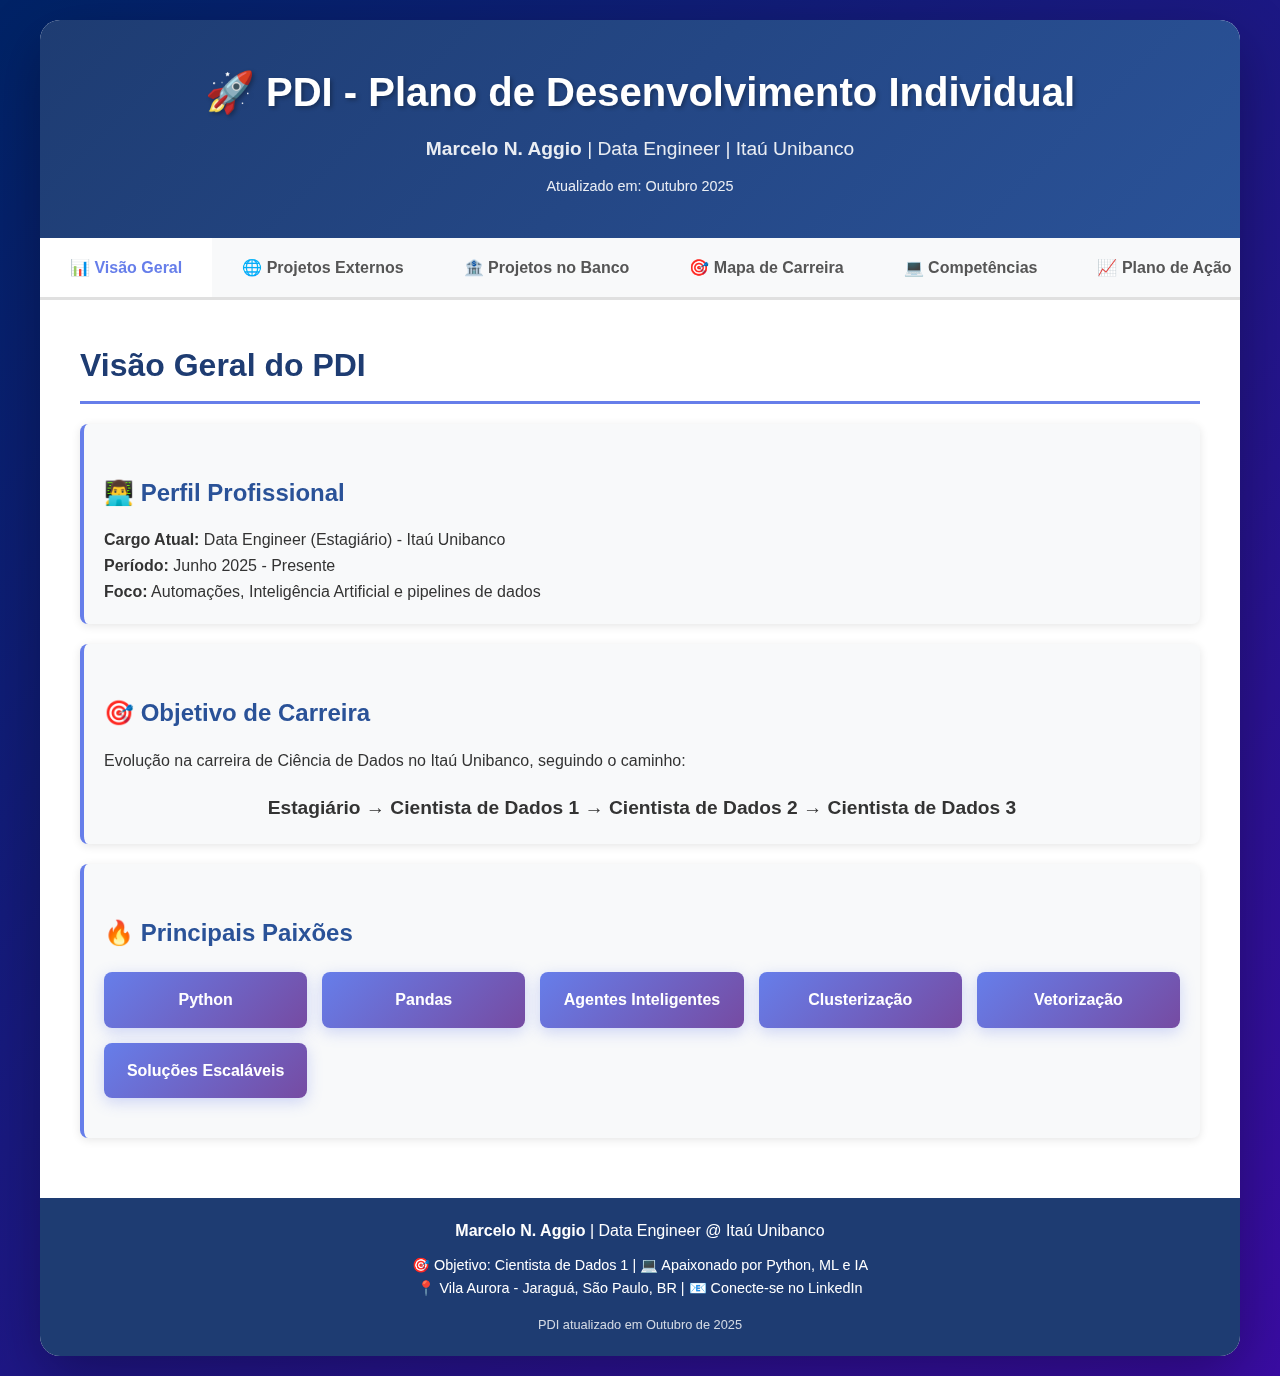
<file: pdi_marcelo_aggio.html>
<!DOCTYPE html>
<html lang="pt-BR">
<head>
    <meta charset="UTF-8">
    <meta name="viewport" content="width=device-width, initial-scale=1.0">
    <title>PDI - Marcelo N. Aggio | Data Engineer</title>
    <link rel="stylesheet" href="style.css">
</head>
<body>
    <div class="container">
        <header>
            <h1>🚀 PDI - Plano de Desenvolvimento Individual</h1>
            <p><strong>Marcelo N. Aggio</strong> | Data Engineer | Itaú Unibanco</p>
            <p style="font-size: 0.9em; margin-top: 10px;">Atualizado em: Outubro 2025</p>
        </header>

        <div class="tabs">
            <button class="tab active" onclick="openTab(event, 'overview')">📊 Visão Geral</button>
            <button class="tab" onclick="openTab(event, 'projects-external')">🌐 Projetos Externos</button>
            <button class="tab" onclick="openTab(event, 'projects-internal')">🏦 Projetos no Banco</button>
            <button class="tab" onclick="openTab(event, 'career')">🎯 Mapa de Carreira</button>
            <button class="tab" onclick="openTab(event, 'skills')">💻 Competências</button>
            <button class="tab" onclick="openTab(event, 'gap')">📈 Plano de Ação</button>
            <button class="tab" onclick="openTab(event, 'experience')">💼 Experiência</button>
        </div>

        <div class="content">
            <!-- Visão Geral -->
            <div id="overview" class="tab-content active">
                <h2>Visão Geral do PDI</h2>
                
                <div class="card">
                    <h3>👨‍💻 Perfil Profissional</h3>
                    <p><strong>Cargo Atual:</strong> Data Engineer (Estagiário) - Itaú Unibanco</p>
                    <p><strong>Período:</strong> Junho 2025 - Presente</p>
                    <p><strong>Foco:</strong> Automações, Inteligência Artificial e pipelines de dados</p>
                </div>

                <div class="card">
                    <h3>🎯 Objetivo de Carreira</h3>
                    <p>Evolução na carreira de Ciência de Dados no Itaú Unibanco, seguindo o caminho:</p>
                    <div style="margin-top: 20px; font-size: 1.2em; text-align: center;">
                        <strong>Estagiário → Cientista de Dados 1 → Cientista de Dados 2 → Cientista de Dados 3</strong>
                    </div>
                </div>

                <div class="card">
                    <h3>🔥 Principais Paixões</h3>
                    <div class="skill-grid">
                        <div class="skill-item">Python</div>
                        <div class="skill-item">Pandas</div>
                        <div class="skill-item">Agentes Inteligentes</div>
                        <div class="skill-item">Clusterização</div>
                        <div class="skill-item">Vetorização</div>
                        <div class="skill-item">Soluções Escaláveis</div>
                    </div>
                </div>
            </div>

            <!-- Projetos Externos -->
            <div id="projects-external" class="tab-content">
                <h2>🌐 Projetos Desenvolvidos Fora do Banco</h2>
                
                <div class="project-card card">
                    <h3>🔗 Integração com Google Drive</h3>
                    <p><strong>Descrição:</strong> Desenvolvimento de integração completa com API do Google Drive para gestão e sincronização de arquivos.</p>
                    <div class="tech-stack">
                        <span class="tech-badge">Next.js</span>
                        <span class="tech-badge">Node.js</span>
                        <span class="tech-badge">Google Drive API</span>
                        <span class="tech-badge">OAuth 2.0</span>
                    </div>
                    <p style="margin-top: 15px;"><strong>Impacto:</strong> Automação de processos de upload, download e organização de documentos empresariais.</p>
                </div>

                <div class="project-card card">
                    <h3>📋 Integração com Trello</h3>
                    <p><strong>Descrição:</strong> Sistema de sincronização e automação de tarefas entre aplicação web e Trello.</p>
                    <div class="tech-stack">
                        <span class="tech-badge">Next.js</span>
                        <span class="tech-badge">Node.js</span>
                        <span class="tech-badge">Trello API</span>
                        <span class="tech-badge">Webhooks</span>
                    </div>
                    <p style="margin-top: 15px;"><strong>Impacto:</strong> Otimização do gerenciamento de projetos e acompanhamento de atividades em tempo real.</p>
                </div>

                <div class="project-card card">
                    <h3>💼 Integração com PipeDrive</h3>
                    <p><strong>Descrição:</strong> Desenvolvimento de integração com CRM PipeDrive para automação de vendas e gestão de leads.</p>
                    <div class="tech-stack">
                        <span class="tech-badge">Next.js</span>
                        <span class="tech-badge">Node.js</span>
                        <span class="tech-badge">PipeDrive API</span>
                        <span class="tech-badge">REST API</span>
                    </div>
                    <p style="margin-top: 15px;"><strong>Impacto:</strong> Automatização do funil de vendas e sincronização de dados de clientes.</p>
                </div>

                <div class="project-card card">
                    <h3>📊 Integração com RD Station</h3>
                    <p><strong>Descrição:</strong> Sistema de marketing automation integrado com RD Station para gestão de leads e campanhas.</p>
                    <div class="tech-stack">
                        <span class="tech-badge">Next.js</span>
                        <span class="tech-badge">Node.js</span>
                        <span class="tech-badge">RD Station API</span>
                        <span class="tech-badge">Marketing Automation</span>
                    </div>
                    <p style="margin-top: 15px;"><strong>Impacto:</strong> Automatização de campanhas de marketing e nutrição de leads.</p>
                </div>

                <div class="card" style="background: #e7f3ff; border-left-color: #2196F3;">
                    <h3>📦 Stack Técnico dos Projetos</h3>
                    <ul style="margin-left: 20px; margin-top: 10px;">
                        <li><strong>Frontend:</strong> Next.js, React.js, HTML5, CSS3</li>
                        <li><strong>Backend:</strong> Node.js, Express.js</li>
                        <li><strong>Banco de Dados:</strong> MySQL, Prisma.js, MongoDB</li>
                        <li><strong>DevOps:</strong> Docker, Docker Compose</li>
                        <li><strong>APIs:</strong> REST, OAuth 2.0, Webhooks</li>
                    </ul>
                </div>
            </div>

            <!-- Projetos Internos -->
            <div id="projects-internal" class="tab-content">
                <h2>🏦 Projetos Desenvolvidos no Itaú Unibanco</h2>
                
                <div class="project-card card">
                    <h3>🤖 Pipelines de Dados com Python</h3>
                    <p><strong>Descrição:</strong> Desenvolvimento de pipelines robustos para ingestão, transformação e análise de grandes volumes de dados.</p>
                    <div class="tech-stack">
                        <span class="tech-badge">Python</span>
                        <span class="tech-badge">Pandas</span>
                        <span class="tech-badge">Apache Airflow</span>
                        <span class="tech-badge">SQL</span>
                    </div>
                    <p style="margin-top: 15px;"><strong>Impacto:</strong> Automação de processos de ETL e redução de tempo de processamento de dados.</p>
                </div>

                <div class="project-card card">
                    <h3>🎯 Modelos de Clusterização</h3>
                    <p><strong>Descrição:</strong> Implementação de modelos de clusterização para segmentação de clientes e análise de comportamento.</p>
                    <div class="tech-stack">
                        <span class="tech-badge">K-Means</span>
                        <span class="tech-badge">Scikit-learn</span>
                        <span class="tech-badge">Python</span>
                        <span class="tech-badge">Pandas</span>
                    </div>
                    <p style="margin-top: 15px;"><strong>Impacto:</strong> Identificação de padrões de comportamento e segmentação estratégica de clientes.</p>
                </div>

                <div class="project-card card">
                    <h3>🧠 Vetorização e Embeddings</h3>
                    <p><strong>Descrição:</strong> Desenvolvimento de sistemas de vetorização para análise semântica e busca inteligente.</p>
                    <div class="tech-stack">
                        <span class="tech-badge">Python</span>
                        <span class="tech-badge">Embeddings</span>
                        <span class="tech-badge">NLP</span>
                        <span class="tech-badge">Vector Databases</span>
                    </div>
                    <p style="margin-top: 15px;"><strong>Impacto:</strong> Melhoria na busca e recuperação de informações relevantes.</p>
                </div>

                <div class="project-card card">
                    <h3>⚡ Automação de Processos com IA</h3>
                    <p><strong>Descrição:</strong> Criação de automações inteligentes utilizando IA para otimização de workflows.</p>
                    <div class="tech-stack">
                        <span class="tech-badge">Python</span>
                        <span class="tech-badge">Agentes Inteligentes</span>
                        <span class="tech-badge">Machine Learning</span>
                        <span class="tech-badge">APIs</span>
                    </div>
                    <p style="margin-top: 15px;"><strong>Impacto:</strong> Redução de trabalho manual e aumento da eficiência operacional.</p>
                </div>

                <div class="card" style="background: #e8f5e9; border-left-color: #4CAF50;">
                    <h3>🎯 Resultados e Aprendizados</h3>
                    <ul style="margin-left: 20px; margin-top: 10px;">
                        <li>Desenvolvimento de habilidades avançadas em Python e análise de dados</li>
                        <li>Experiência prática com modelos de Machine Learning em produção</li>
                        <li>Compreensão profunda de arquiteturas de dados escaláveis</li>
                        <li>Integração de soluções de IA em processos corporativos</li>
                    </ul>
                </div>
            </div>

            <!-- Mapa de Carreira -->
            <div id="career" class="tab-content">
                <h2>🎯 Mapa de Carreira em Ciência de Dados</h2>
                
                <div class="career-path">
                    <div class="career-step current">
                        <h4>📍 Posição Atual</h4>
                        <p><strong>Estagiário</strong></p>
                        <p style="font-size: 0.9em; margin-top: 5px;">Data Engineer</p>
                        <p style="font-size: 0.8em; color: #ccc;">Jun 2025 - Presente</p>
                    </div>
                    <div class="arrow">→</div>
                    <div class="career-step">
                        <h4>🎯 Próximo Passo</h4>
                        <p><strong>Cientista de Dados 1</strong></p>
                        <p style="font-size: 0.9em; margin-top: 5px;">Data Scientist I</p>
                        <p style="font-size: 0.8em;">Meta: 2026</p>
                    </div>
                    <div class="arrow">→</div>
                    <div class="career-step">
                        <h4>🚀 Médio Prazo</h4>
                        <p><strong>Cientista de Dados 2</strong></p>
                        <p style="font-size: 0.9em; margin-top: 5px;">Data Scientist II</p>
                        <p style="font-size: 0.8em;">Meta: 2027-2028</p>
                    </div>
                    <div class="arrow">→</div>
                    <div class="career-step">
                        <h4>⭐ Longo Prazo</h4>
                        <p><strong>Cientista de Dados 3</strong></p>
                        <p style="font-size: 0.9em; margin-top: 5px;">Data Scientist III / Senior</p>
                        <p style="font-size: 0.8em;">Meta: 2029+</p>
                    </div>
                </div>

                <div class="card">
                    <h3>📋 Requisitos por Nível</h3>
                    
                    <h4 style="color: #667eea; margin-top: 20px;">Cientista de Dados 1</h4>
                    <ul style="margin-left: 20px; margin-top: 10px;">
                        <li>Domínio de Python e bibliotecas de ML (scikit-learn, pandas, numpy)</li>
                        <li>Conhecimento sólido em estatística e probabilidade</li>
                        <li>Experiência com algoritmos de ML supervisionado e não supervisionado</li>
                        <li>Capacidade de desenvolver e avaliar modelos preditivos</li>
                        <li>Conhecimento em SQL e manipulação de grandes volumes de dados</li>
                        <li>Compreensão de métricas de avaliação de modelos</li>
                    </ul>

                    <h4 style="color: #667eea; margin-top: 20px;">Cientista de Dados 2</h4>
                    <ul style="margin-left: 20px; margin-top: 10px;">
                        <li>Deep Learning e frameworks (TensorFlow, PyTorch)</li>
                        <li>Otimização e tuning avançado de modelos</li>
                        <li>MLOps e deploy de modelos em produção</li>
                        <li>Liderança técnica de projetos de dados</li>
                        <li>Processamento de linguagem natural (NLP) avançado</li>
                        <li>Visão computacional e análise de imagens</li>
                    </ul>

                    <h4 style="color: #667eea; margin-top: 20px;">Cientista de Dados 3</h4>
                    <ul style="margin-left: 20px; margin-top: 10px;">
                        <li>Arquitetura de soluções de ML em escala</li>
                        <li>Pesquisa e desenvolvimento de novos algoritmos</li>
                        <li>Mentoria e desenvolvimento de times</li>
                        <li>Visão estratégica de negócio e impacto de dados</li>
                        <li>Publicações e contribuições para comunidade</li>
                        <li>Especialização em domínios específicos (Finance, Healthcare, etc.)</li>
                    </ul>
                </div>
            </div>

            <!-- Competências -->
            <div id="skills" class="tab-content">
                <h2>💻 Competências Técnicas Atuais</h2>

                <h3>🐍 Linguagens de Programação</h3>
                <div class="skill-grid">
                    <div class="skill-item">Python</div>
                    <div class="skill-item">JavaScript</div>
                    <div class="skill-item">SQL</div>
                    <div class="skill-item">Java</div>
                    <div class="skill-item">PHP</div>
                </div>

                <h3>📊 Algoritmos e Técnicas de ML</h3>
                <div class="skill-grid">
                    <div class="skill-item">K-Means</div>
                    <div class="skill-item">Apriori</div>
                    <div class="skill-item">Regressão Linear/Logística</div>
                    <div class="skill-item">Árvores de Decisão</div>
                    <div class="skill-item">Random Forest</div>
                    <div class="skill-item">Clustering Hierárquico</div>
                </div>

                <h3>📚 Bibliotecas e Frameworks de Dados</h3>
                <div class="skill-grid">
                    <div class="skill-item">Pandas</div>
                    <div class="skill-item">Scikit-learn</div>
                    <div class="skill-item">Statsmodels</div>
                    <div class="skill-item">Prophet</div>
                    <div class="skill-item">NumPy</div>
                    <div class="skill-item">Matplotlib/Seaborn</div>
                </div>

                <h3>🌐 Desenvolvimento Web e APIs</h3>
                <div class="skill-grid">
                    <div class="skill-item">Next.js</div>
                    <div class="skill-item">Node.js</div>
                    <div class="skill-item">React.js</div>
                    <div class="skill-item">Express.js</div>
                    <div class="skill-item">REST APIs</div>
                    <div class="skill-item">React Native</div>
                </div>

                <h3>🗄️ Bancos de Dados</h3>
                <div class="skill-grid">
                    <div class="skill-item">MySQL</div>
                    <div class="skill-item">MongoDB</div>
                    <div class="skill-item">PostgreSQL</div>
                    <div class="skill-item">Prisma.js</div>
                </div>

                <h3>🛠️ Ferramentas e DevOps</h3>
                <div class="skill-grid">
                    <div class="skill-item">Docker</div>
                    <div class="skill-item">Git/GitHub</div>
                    <div class="skill-item">AWS</div>
                    <div class="skill-item">Postman</div>
                    <div class="skill-item">Figma</div>
                </div>

                <h3>🤖 Inteligência Artificial</h3>
                <div class="skill-grid">
                    <div class="skill-item">Agentes Inteligentes</div>
                    <div class="skill-item">Clusterização</div>
                    <div class="skill-item">Vetorização</div>
                    <div class="skill-item">Embeddings</div>
                    <div class="skill-item">NLP Básico</div>
                </div>
            </div>

            <!-- Gap Analysis -->
            <div id="gap" class="tab-content">
                <h2>📈 Plano de Ação: Caminho para Cientista de Dados 1</h2>

                <div class="gap-analysis">
                    <h3>🎯 O que falta para alcançar Cientista de Dados 1?</h3>
                    <p style="margin-top: 10px;"><strong>Análise de competências necessárias vs. competências atuais:</strong></p>
                </div>

                <div class="card">
                    <h3>📊 1. Fundamentos Estatísticos (PRIORIDADE ALTA)</h3>
                    <p><strong>Status:</strong> Em desenvolvimento</p>
                    <div class="progress-bar">
                        <div class="progress-fill" style="width: 60%;"></div>
                    </div>
                    <p style="margin-top: 10px;"><strong>O que desenvolver:</strong></p>
                    <ul style="margin-left: 20px; margin-top: 10px;">
                        <li>Testes de hipóteses (t-test, chi-quadrado, ANOVA)</li>
                        <li>Distribuições de probabilidade (Normal, Binomial, Poisson)</li>
                        <li>Intervalos de confiança e significância estatística</li>
                        <li>Correlação vs. causalidade</li>
                        <li>Análise exploratória de dados (EDA) avançada</li>
                    </ul>
                    <p style="margin-top: 10px;"><strong>Ações:</strong></p>
                    <ul style="margin-left: 20px;">
                        <li>📚 Curso: "Statistics for Data Science" (Coursera/Udemy)</li>
                        <li>📖 Livro: "Estatística Prática para Cientistas de Dados"</li>
                        <li>💻 Praticar com datasets reais do Itaú</li>
                    </ul>
                </div>

                <div class="card">
                    <h3>🤖 2. Algoritmos de Machine Learning Supervisionado (PRIORIDADE ALTA)</h3>
                    <p><strong>Status:</strong> Em desenvolvimento</p>
                    <div class="progress-bar">
                        <div class="progress-fill" style="width: 50%;"></div>
                    </div>
                    <p style="margin-top: 10px;"><strong>O que desenvolver:</strong></p>
                    <ul style="margin-left: 20px; margin-top: 10px;">
                        <li>Gradient Boosting (XGBoost, LightGBM, CatBoost)</li>
                        <li>Support Vector Machines (SVM)</li>
                        <li>Redes Neurais básicas (MLP)</li>
                        <li>Ensemble methods (Bagging, Boosting, Stacking)</li>
                        <li>Feature engineering avançado</li>
                    </ul>
                    <p style="margin-top: 10px;"><strong>Ações:</strong></p>
                    <ul style="margin-left: 20px;">
                        <li>📚 Curso: "Machine Learning Specialization" (Andrew Ng)</li>
                        <li>💻 Kaggle competitions para prática</li>
                        <li>🏆 Desenvolver projeto de modelo preditivo no Itaú</li>
                    </ul>
                </div>

                <div class="card">
                    <h3>📉 3. Métricas de Avaliação de Modelos (PRIORIDADE ALTA)</h3>
                    <p><strong>Status:</strong> Básico</p>
                    <div class="progress-bar">
                        <div class="progress-fill" style="width: 40%;"></div>
                    </div>
                    <p style="margin-top: 10px;"><strong>O que desenvolver:</strong></p>
                    <ul style="margin-left: 20px; margin-top: 10px;">
                        <li>ROC-AUC, Precision, Recall, F1-Score</li>
                        <li>Curva de ganho e lift</li>
                        <li>Confusion matrix e interpretação</li>
                        <li>Cross-validation strategies</li>
                        <li>Métricas de regressão (RMSE, MAE, R²)</li>
                        <li>Bias-variance tradeoff</li>
                    </ul>
                    <p style="margin-top: 10px;"><strong>Ações:</strong></p>
                    <ul style="margin-left: 20px;">
                        <li>📚 Documentação Scikit-learn sobre métricas</li>
                        <li>💻 Implementar dashboard de métricas nos projetos</li>
                        <li>🎯 Praticar interpretação de resultados</li>
                    </ul>
                </div>

                <div class="card">
                    <h3>🧠 4. Deep Learning Fundamentals (PRIORIDADE MÉDIA)</h3>
                    <p><strong>Status:</strong> Iniciante</p>
                    <div class="progress-bar">
                        <div class="progress-fill" style="width: 20%;"></div>
                    </div>
                    <p style="margin-top: 10px;"><strong>O que desenvolver:</strong></p>
                    <ul style="margin-left: 20px; margin-top: 10px;">
                        <li>Redes Neurais Artificiais (ANNs)</li>
                        <li>TensorFlow ou PyTorch básico</li>
                        <li>Backpropagation e otimização</li>
                        <li>Regularização (Dropout, L1/L2)</li>
                        <li>Transfer learning básico</li>
                    </ul>
                    <p style="margin-top: 10px;"><strong>Ações:</strong></p>
                    <ul style="margin-left: 20px;">
                        <li>📚 Curso: "Deep Learning Specialization" (deeplearning.ai)</li>
                        <li>💻 Projetos práticos com TensorFlow</li>
                        <li>🎯 Implementar rede neural para problema do banco</li>
                    </ul>
                </div>

                <div class="card">
                    <h3>🔄 5. MLOps e Produtização de Modelos (PRIORIDADE MÉDIA)</h3>
                    <p><strong>Status:</strong> Básico</p>
                    <div class="progress-bar">
                        <div class="progress-fill" style="width: 30%;"></div>
                    </div>
                    <p style="margin-top: 10px;"><strong>O que desenvolver:</strong></p>
                    <ul style="margin-left: 20px; margin-top: 10px;">
                        <li>Versionamento de modelos (MLflow, DVC)</li>
                        <li>API deployment (FastAPI, Flask)</li>
                        <li>Model monitoring e drift detection</li>
                        <li>CI/CD para modelos de ML</li>
                        <li>Containerização de modelos (Docker)</li>
                    </ul>
                    <p style="margin-top: 10px;"><strong>Ações:</strong></p>
                    <ul style="margin-left: 20px;">
                        <li>📚 Curso: "MLOps Fundamentals"</li>
                        <li>💻 Implementar pipeline de deploy no Itaú</li>
                        <li>🎯 Criar API para modelo desenvolvido</li>
                    </ul>
                </div>

                <div class="card">
                    <h3>📝 6. NLP - Processamento de Linguagem Natural (PRIORIDADE MÉDIA)</h3>
                    <p><strong>Status:</strong> Básico</p>
                    <div class="progress-bar">
                        <div class="progress-fill" style="width: 35%;"></div>
                    </div>
                    <p style="margin-top: 10px;"><strong>O que desenvolver:</strong></p>
                    <ul style="margin-left: 20px; margin-top: 10px;">
                        <li>NLTK e SpaCy avançado</li>
                        <li>Transformers e BERT</li>
                        <li>Sentiment analysis</li>
                        <li>Named Entity Recognition (NER)</li>
                        <li>Topic modeling (LDA)</li>
                    </ul>
                    <p style="margin-top: 10px;"><strong>Ações:</strong></p>
                    <ul style="margin-left: 20px;">
                        <li>📚 Curso: "NLP with Python" (Coursera)</li>
                        <li>💻 Projeto de análise de sentimento no banco</li>
                        <li>🎯 Estudar modelos de linguagem (LLMs)</li>
                    </ul>
                </div>

                <div class="card">
                    <h3>💼 7. Business Acumen e Comunicação de Resultados (PRIORIDADE ALTA)</h3>
                    <p><strong>Status:</strong> Em desenvolvimento</p>
                    <div class="progress-bar">
                        <div class="progress-fill" style="width: 55%;"></div>
                    </div>
                    <p style="margin-top: 10px;"><strong>O que desenvolver:</strong></p>
                    <ul style="margin-left: 20px; margin-top: 10px;">
                        <li>Storytelling com dados</li>
                        <li>Visualização de dados avançada (Tableau, Power BI)</li>
                        <li>Apresentação de insights para stakeholders</li>
                        <li>Entendimento de métricas de negócio do setor bancário</li>
                        <li>Tradução de problemas de negócio para problemas de dados</li>
                    </ul>
                    <p style="margin-top: 10px;"><strong>Ações:</strong></p>
                    <ul style="margin-left: 20px;">
                        <li>📚 Livro: "Storytelling with Data"</li>
                        <li>💻 Criar dashboards executivos</li>
                        <li>🎯 Apresentar resultados em reuniões técnicas</li>
                    </ul>
                </div>

                <div class="card" style="background: #e3f2fd; border-left-color: #2196F3;">
                    <h3>🎯 Plano de Ação - Próximos 12 Meses</h3>
                    
                    <h4 style="color: #1976d2; margin-top: 20px;">Q4 2025 (Out - Dez)</h4>
                    <ul style="margin-left: 20px; margin-top: 10px;">
                        <li>✅ Aprofundar conhecimentos em estatística (curso + prática)</li>
                        <li>✅ Dominar métricas de avaliação de modelos</li>
                        <li>✅ Desenvolver 2 projetos completos de ML no banco</li>
                        <li>✅ Estudar XGBoost e LightGBM</li>
                    </ul>

                    <h4 style="color: #1976d2; margin-top: 20px;">Q1 2026 (Jan - Mar)</h4>
                    <ul style="margin-left: 20px; margin-top: 10px;">
                        <li>🎯 Curso de Machine Learning Specialization (Andrew Ng)</li>
                        <li>🎯 Participar de 2 competições Kaggle</li>
                        <li>🎯 Implementar pipeline de MLOps no projeto</li>
                        <li>🎯 Apresentar resultados para gestão</li>
                    </ul>

                    <h4 style="color: #1976d2; margin-top: 20px;">Q2 2026 (Abr - Jun)</h4>
                    <ul style="margin-left: 20px; margin-top: 10px;">
                        <li>🎯 Iniciar estudos em Deep Learning</li>
                        <li>🎯 Desenvolver projeto de NLP</li>
                        <li>🎯 Criar portfólio técnico (GitHub + Medium)</li>
                        <li>🎯 Preparação para processo de efetivação</li>
                    </ul>

                    <h4 style="color: #1976d2; margin-top: 20px;">Q3 2026 (Jul - Set)</h4>
                    <ul style="margin-left: 20px; margin-top: 10px;">
                        <li>🎯 Certificação em Data Science (opcional)</li>
                        <li>🎯 Mentoria com Cientista de Dados sênior</li>
                        <li>🎯 Processo seletivo para Cientista de Dados 1</li>
                        <li>🎯 Contribuir para comunidade (palestras/artigos)</li>
                    </ul>
                </div>

                <div class="card" style="background: #fff9c4; border-left-color: #FFC107;">
                    <h3>💡 Recursos de Aprendizado Recomendados</h3>
                    
                    <h4 style="margin-top: 15px;">📚 Cursos Online</h4>
                    <ul style="margin-left: 20px;">
                        <li>Machine Learning Specialization - Andrew Ng (Coursera)</li>
                        <li>Deep Learning Specialization - deeplearning.ai</li>
                        <li>Statistics for Data Science - Udemy</li>
                        <li>MLOps Fundamentals - DataCamp</li>
                        <li>Natural Language Processing - Coursera</li>
                    </ul>

                    <h4 style="margin-top: 15px;">📖 Livros</h4>
                    <ul style="margin-left: 20px;">
                        <li>"Hands-On Machine Learning" - Aurélien Géron</li>
                        <li>"Estatística Prática para Cientistas de Dados" - Peter Bruce</li>
                        <li>"The Hundred-Page Machine Learning Book" - Andriy Burkov</li>
                        <li>"Storytelling with Data" - Cole Nussbaumer Knaflic</li>
                    </ul>

                    <h4 style="margin-top: 15px;">💻 Plataformas de Prática</h4>
                    <ul style="margin-left: 20px;">
                        <li>Kaggle - Competições e datasets</li>
                        <li>LeetCode / HackerRank - Algoritmos</li>
                        <li>GitHub - Portfólio e contribuições</li>
                        <li>Medium / Dev.to - Escrita técnica</li>
                    </ul>
                </div>
            </div>

            <!-- Experiência -->
            <div id="experience" class="tab-content">
                <h2>💼 Trajetória Profissional</h2>

                <div class="timeline">
                    <div class="timeline-item">
                        <div class="timeline-content">
                            <h4>Data Engineer (Estagiário)</h4>
                            <p class="period">Itaú Unibanco | Jun 2025 - Presente</p>
                            <p>Desenvolvimento de pipelines de dados em Python, análise e transformação de grandes volumes de dados, criação de modelos de clusterização e vetorização, automação de processos com IA e integração de agentes inteligentes.</p>
                            <div class="tech-stack">
                                <span class="tech-badge">Python</span>
                                <span class="tech-badge">Pandas</span>
                                <span class="tech-badge">Machine Learning</span>
                                <span class="tech-badge">IA</span>
                                <span class="tech-badge">Clusterização</span>
                            </div>
                        </div>
                    </div>

                    <div class="timeline-item">
                        <div class="timeline-content">
                            <h4>Desenvolvedor FullStack Jr</h4>
                            <p class="period">Comhub | Jul 2024 - Dez 2024</p>
                            <p>Desenvolvimento de aplicações web com Next.js e Node.js, containerização em Docker, integração de APIs (Trello, PipeDrive, Google Drive) e gerenciamento de bancos MySQL via Prisma.js.</p>
                            <div class="tech-stack">
                                <span class="tech-badge">Next.js</span>
                                <span class="tech-badge">Node.js</span>
                                <span class="tech-badge">Docker</span>
                                <span class="tech-badge">MySQL</span>
                                <span class="tech-badge">APIs</span>
                            </div>
                        </div>
                    </div>

                    <div class="timeline-item">
                        <div class="timeline-content">
                            <h4>Desenvolvedor FullStack Jr</h4>
                            <p class="period">RDS | Sell Out Expert | Mai 2024 - Jun 2024</p>
                            <p>Criação de soluções web escaláveis com MongoDB, ReactJS, NodeJS e Proxy, desde a concepção até a manutenção de sistemas de alto desempenho.</p>
                            <div class="tech-stack">
                                <span class="tech-badge">MongoDB</span>
                                <span class="tech-badge">React.js</span>
                                <span class="tech-badge">Node.js</span>
                                <span class="tech-badge">Proxy</span>
                            </div>
                        </div>
                    </div>

                    <div class="timeline-item">
                        <div class="timeline-content">
                            <h4>Gestor de Backend / Desenvolvedor FullStack</h4>
                            <p class="period">AfroGlow | Ago 2023 - Mai 2024</p>
                            <p>Liderança de equipe de backend, arquitetura de sistemas em Java, Spring Boot, ReactJS e AWS. Co-fundador focado em soluções escaláveis e deploys em nuvem.</p>
                            <div class="tech-stack">
                                <span class="tech-badge">Java</span>
                                <span class="tech-badge">Spring Boot</span>
                                <span class="tech-badge">React.js</span>
                                <span class="tech-badge">AWS</span>
                            </div>
                        </div>
                    </div>

                    <div class="timeline-item">
                        <div class="timeline-content">
                            <h4>Estagiário de TI</h4>
                            <p class="period">Assessoria Grupo Talentos | Fev 2024 - Abr 2024</p>
                            <p>Suporte técnico, manutenção de equipamentos e resolução de problemas técnicos de forma eficiente e colaborativa.</p>
                            <div class="tech-stack">
                                <span class="tech-badge">Suporte Técnico</span>
                                <span class="tech-badge">Hardware</span>
                                <span class="tech-badge">Troubleshooting</span>
                            </div>
                        </div>
                    </div>
                </div>

                <h3 style="margin-top: 40px;">🎓 Formação Acadêmica</h3>

                <div class="card">
                    <h4>🎯 Bacharelado em Tecnologia da Informação</h4>
                    <p><strong>Instituição:</strong> Impacta Tecnologia</p>
                    <p><strong>Período:</strong> 2024 - 2028 (Em andamento)</p>
                </div>

                <div class="card">
                    <h4>💻 Técnico em Informática para Internet</h4>
                    <p><strong>Instituição:</strong> Senac São Paulo</p>
                    <p><strong>Período:</strong> Jun 2022 - Dez 2023</p>
                    <p style="margin-top: 10px;"><strong>Competências:</strong> Front-end, Back-end, Mobile, CSS, HTML, POO, React Native, PHP, Python, Banco de dados, GitHub, Figma, UML, Postman</p>
                </div>

                <div class="card">
                    <h4>☕ Programador Web Java</h4>
                    <p><strong>Instituição:</strong> Instituto PROA</p>
                    <p><strong>Período:</strong> Ago 2023 - Dez 2023</p>
                </div>

                <div class="card">
                    <h4>🚀 Cursos Full Stack & IA</h4>
                    <p><strong>Instituição:</strong> Rocketseat</p>
                    <p><strong>Período:</strong> Ago 2024 - Set 2025</p>
                    <p style="margin-top: 10px;"><strong>Foco:</strong> Python (backend e automação), Inteligência Artificial (ML e integração), Node.js (APIs robustas, Express e bancos de dados), boas práticas e escalabilidade</p>
                </div>
            </div>
        </div>

        <footer>
            <p><strong>Marcelo N. Aggio</strong> | Data Engineer @ Itaú Unibanco</p>
            <p style="margin-top: 10px; font-size: 0.9em;">
                🎯 Objetivo: Cientista de Dados 1 | 💻 Apaixonado por Python, ML e IA<br>
                📍 Vila Aurora - Jaraguá, São Paulo, BR | 📧 Conecte-se no LinkedIn
            </p>
            <p style="margin-top: 15px; font-size: 0.8em; opacity: 0.8;">
                PDI atualizado em Outubro de 2025
            </p>
        </footer>
    </div>

    <script>
        function openTab(evt, tabName) {
            var i, tabContent, tabs;
            
            tabContent = document.getElementsByClassName("tab-content");
            for (i = 0; i < tabContent.length; i++) {
                tabContent[i].classList.remove("active");
            }
            
            tabs = document.getElementsByClassName("tab");
            for (i = 0; i < tabs.length; i++) {
                tabs[i].classList.remove("active");
            }
            
            document.getElementById(tabName).classList.add("active");
            evt.currentTarget.classList.add("active");
        }

        // Animação das barras de progresso
        window.addEventListener('load', function() {
            const progressBars = document.querySelectorAll('.progress-fill');
            progressBars.forEach(bar => {
                const width = bar.style.width;
                bar.style.width = '0';
                setTimeout(() => {
                    bar.style.width = width;
                }, 100);
            });
        });
    </script>
</body>
</html>
</file>
<file: style.css>
* {
            margin: 0;
            padding: 0;
            box-sizing: border-box;
        }

        body {
            font-family: 'Segoe UI', Tahoma, Geneva, Verdana, sans-serif;
            background: linear-gradient(135deg, #002366 0%, #3a0ca3 100%);
            color: #333;
            line-height: 1.6;
            padding: 20px;
        }

        .container {
            max-width: 1200px;
            margin: 0 auto;
            background: white;
            border-radius: 20px;
            box-shadow: 0 20px 60px rgba(0,0,0,0.3);
            overflow: hidden;
        }

        header {
            background: linear-gradient(135deg, #1e3c72 0%, #2a5298 100%);
            color: white;
            padding: 40px;
            text-align: center;
        }

        header h1 {
            font-size: 2.5em;
            margin-bottom: 10px;
            text-shadow: 2px 2px 4px rgba(0,0,0,0.3);
        }

        header p {
            font-size: 1.2em;
            opacity: 0.9;
        }

        .tabs {
            display: flex;
            background: #f8f9fa;
            border-bottom: 3px solid #e0e0e0;
            overflow-x: auto;
        }

        .tab {
            padding: 20px 30px;
            cursor: pointer;
            border: none;
            background: transparent;
            font-size: 1em;
            font-weight: 600;
            color: #555;
            transition: all 0.3s;
            white-space: nowrap;
        }

        .tab:hover {
            background: rgba(102, 126, 234, 0.1);
        }

        .tab.active {
            background: white;
            color: #667eea;
            border-bottom: 3px solid #667eea;
            margin-bottom: -3px;
        }

        .content {
            padding: 40px;
        }

        .tab-content {
            display: none;
            animation: fadeIn 0.5s;
        }

        .tab-content.active {
            display: block;
        }

        @keyframes fadeIn {
            from { opacity: 0; transform: translateY(10px); }
            to { opacity: 1; transform: translateY(0); }
        }

        h2 {
            color: #1e3c72;
            margin-bottom: 20px;
            font-size: 2em;
            border-bottom: 3px solid #667eea;
            padding-bottom: 10px;
        }

        h3 {
            color: #2a5298;
            margin-top: 30px;
            margin-bottom: 15px;
            font-size: 1.5em;
        }

        .card {
            background: #f8f9fa;
            border-left: 4px solid #667eea;
            padding: 20px;
            margin-bottom: 20px;
            border-radius: 8px;
            box-shadow: 0 2px 10px rgba(0,0,0,0.1);
            transition: transform 0.3s;
        }

        .card:hover {
            transform: translateX(5px);
        }

        .project-card {
            background: linear-gradient(135deg, #667eea15 0%, #764ba215 100%);
            border-left: 4px solid #764ba2;
        }

        .skill-grid {
            display: grid;
            grid-template-columns: repeat(auto-fit, minmax(200px, 1fr));
            gap: 15px;
            margin: 20px 0;
        }

        .skill-item {
            background: linear-gradient(135deg, #667eea 0%, #764ba2 100%);
            color: white;
            padding: 15px;
            border-radius: 8px;
            text-align: center;
            font-weight: 600;
            box-shadow: 0 4px 15px rgba(102, 126, 234, 0.3);
        }

        .skill-item.learning {
            background: linear-gradient(135deg, #f093fb 0%, #f5576c 100%);
        }

        .career-path {
            display: flex;
            justify-content: space-between;
            align-items: center;
            margin: 30px 0;
            padding: 20px;
            background: linear-gradient(to right, #e0e0e0 0%, #e0e0e0 100%);
            border-radius: 10px;
            position: relative;
        }

        .career-step {
            background: white;
            padding: 20px;
            border-radius: 10px;
            text-align: center;
            min-width: 150px;
            box-shadow: 0 4px 15px rgba(0,0,0,0.1);
            position: relative;
            z-index: 1;
        }

        .career-step.current {
            background: linear-gradient(135deg, #667eea 0%, #764ba2 100%);
            color: white;
            transform: scale(1.1);
        }

        .career-step h4 {
            margin-bottom: 10px;
            font-size: 1.1em;
        }

        .arrow {
            color: #667eea;
            font-size: 2em;
            font-weight: bold;
        }

        .gap-analysis {
            background: #fff3cd;
            border-left: 4px solid #ffc107;
            padding: 20px;
            border-radius: 8px;
            margin: 20px 0;
        }

        .gap-analysis h3 {
            color: #856404;
            margin-top: 0;
        }

        .gap-analysis ul {
            margin-left: 20px;
            margin-top: 15px;
        }

        .gap-analysis li {
            margin-bottom: 10px;
            color: #856404;
        }

        .timeline {
            position: relative;
            padding-left: 30px;
        }

        .timeline::before {
            content: '';
            position: absolute;
            left: 0;
            top: 0;
            bottom: 0;
            width: 3px;
            background: #667eea;
        }

        .timeline-item {
            position: relative;
            padding-bottom: 30px;
        }

        .timeline-item::before {
            content: '';
            position: absolute;
            left: -36px;
            top: 5px;
            width: 15px;
            height: 15px;
            border-radius: 50%;
            background: #667eea;
            border: 3px solid white;
            box-shadow: 0 0 0 3px #667eea;
        }

        .timeline-content {
            background: #f8f9fa;
            padding: 15px;
            border-radius: 8px;
        }

        .timeline-content h4 {
            color: #1e3c72;
            margin-bottom: 5px;
        }

        .timeline-content .period {
            color: #667eea;
            font-size: 0.9em;
            font-weight: 600;
            margin-bottom: 10px;
        }

        .tech-stack {
            display: flex;
            flex-wrap: wrap;
            gap: 8px;
            margin-top: 10px;
        }

        .tech-badge {
            background: #667eea;
            color: white;
            padding: 5px 12px;
            border-radius: 15px;
            font-size: 0.85em;
            font-weight: 600;
        }

        .progress-bar {
            width: 100%;
            height: 8px;
            background: #e0e0e0;
            border-radius: 10px;
            overflow: hidden;
            margin-top: 10px;
        }

        .progress-fill {
            height: 100%;
            background: linear-gradient(90deg, #667eea 0%, #764ba2 100%);
            transition: width 1s ease;
        }

        footer {
            background: #1e3c72;
            color: white;
            text-align: center;
            padding: 20px;
        }

        @media (max-width: 768px) {
            .career-path {
                flex-direction: column;
                gap: 20px;
            }

            .arrow {
                transform: rotate(90deg);
            }

            header h1 {
                font-size: 1.8em;
            }

            .tabs {
                flex-direction: column;
            }

            .skill-grid {
                grid-template-columns: 1fr;
            }
        }
</file>
